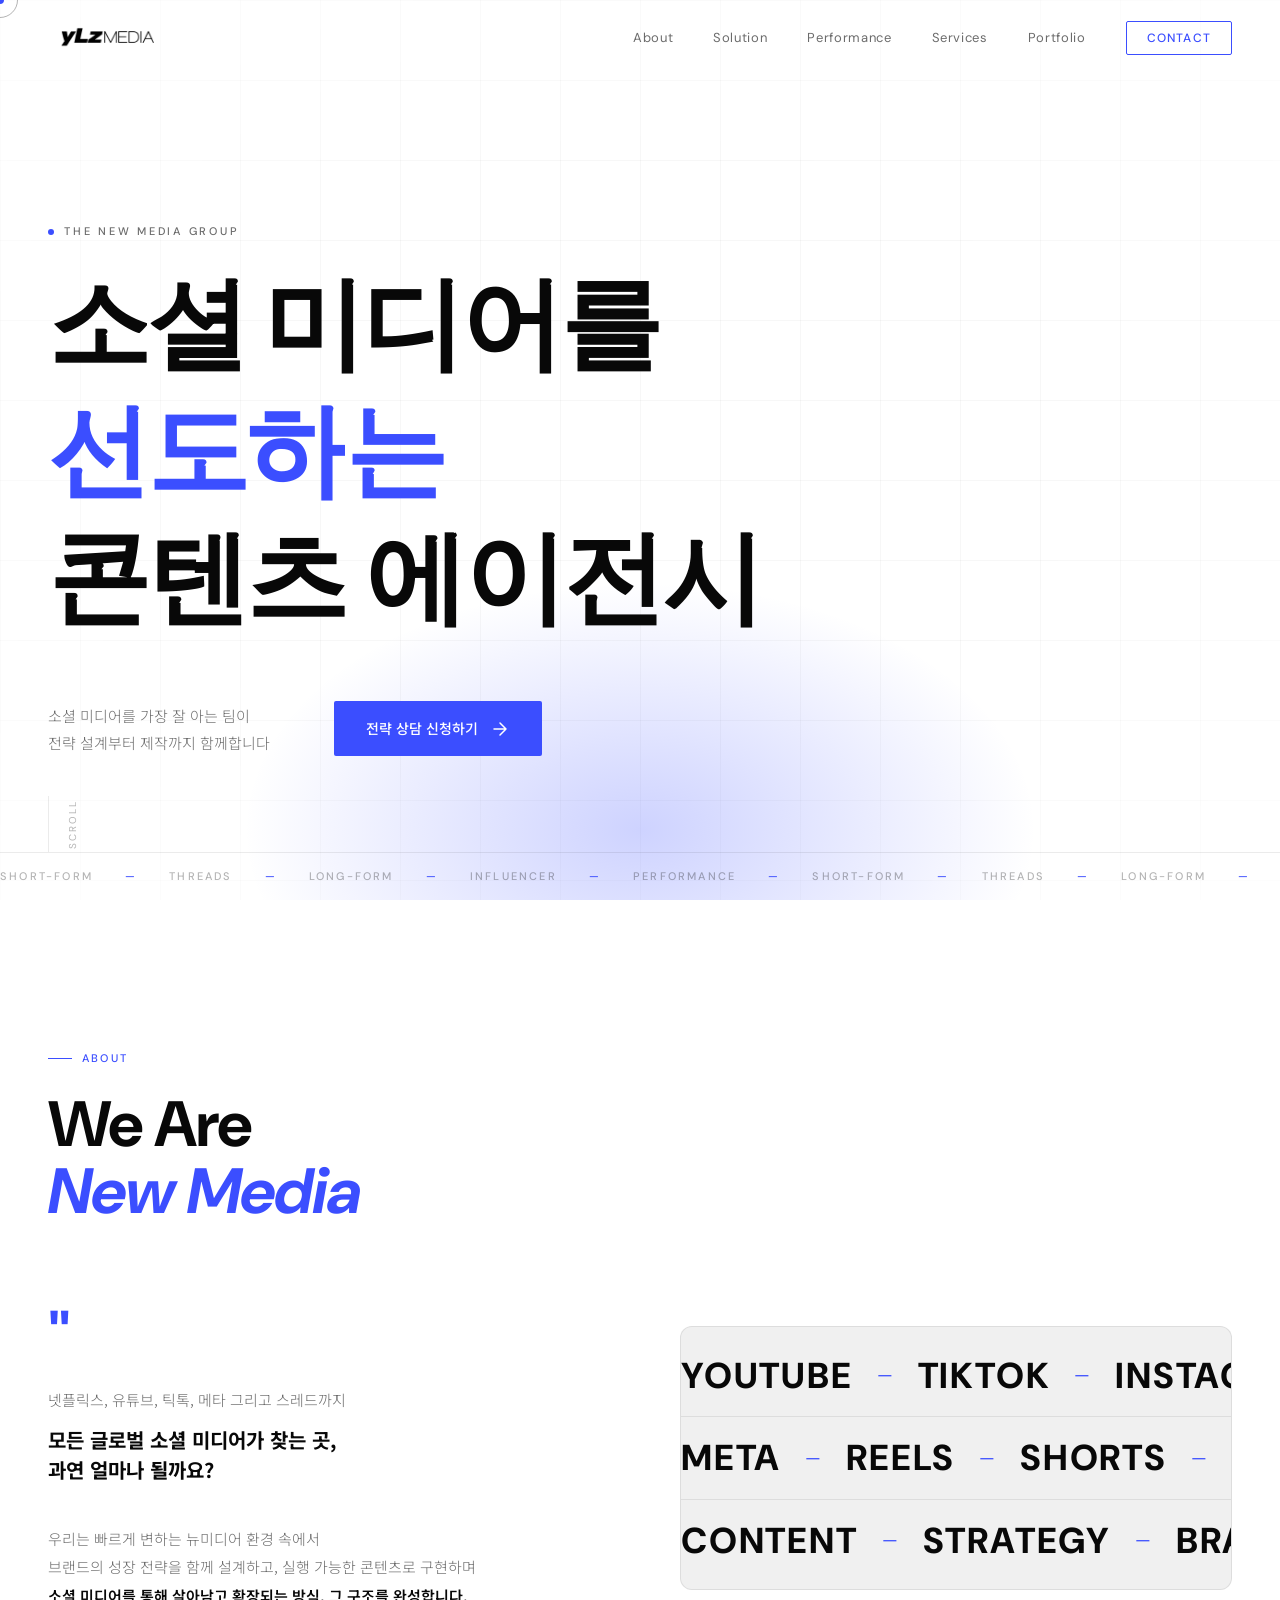
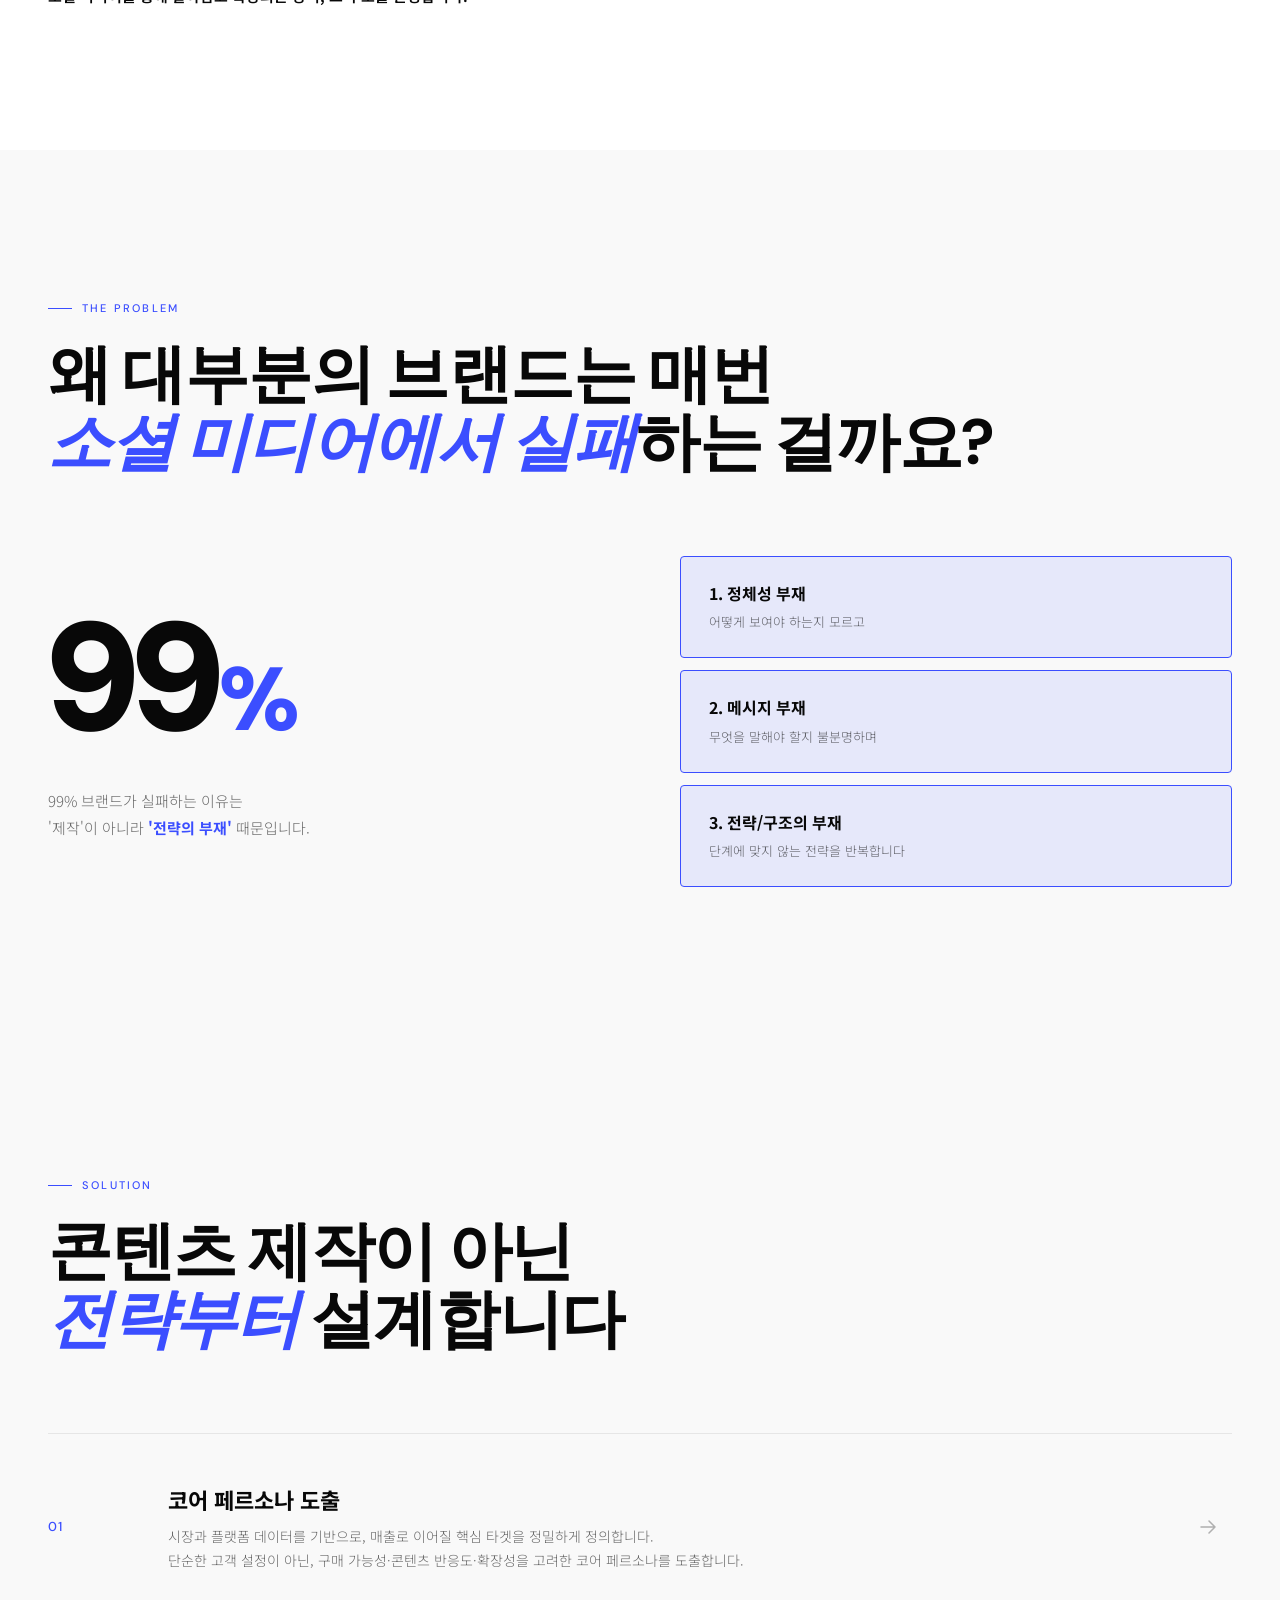
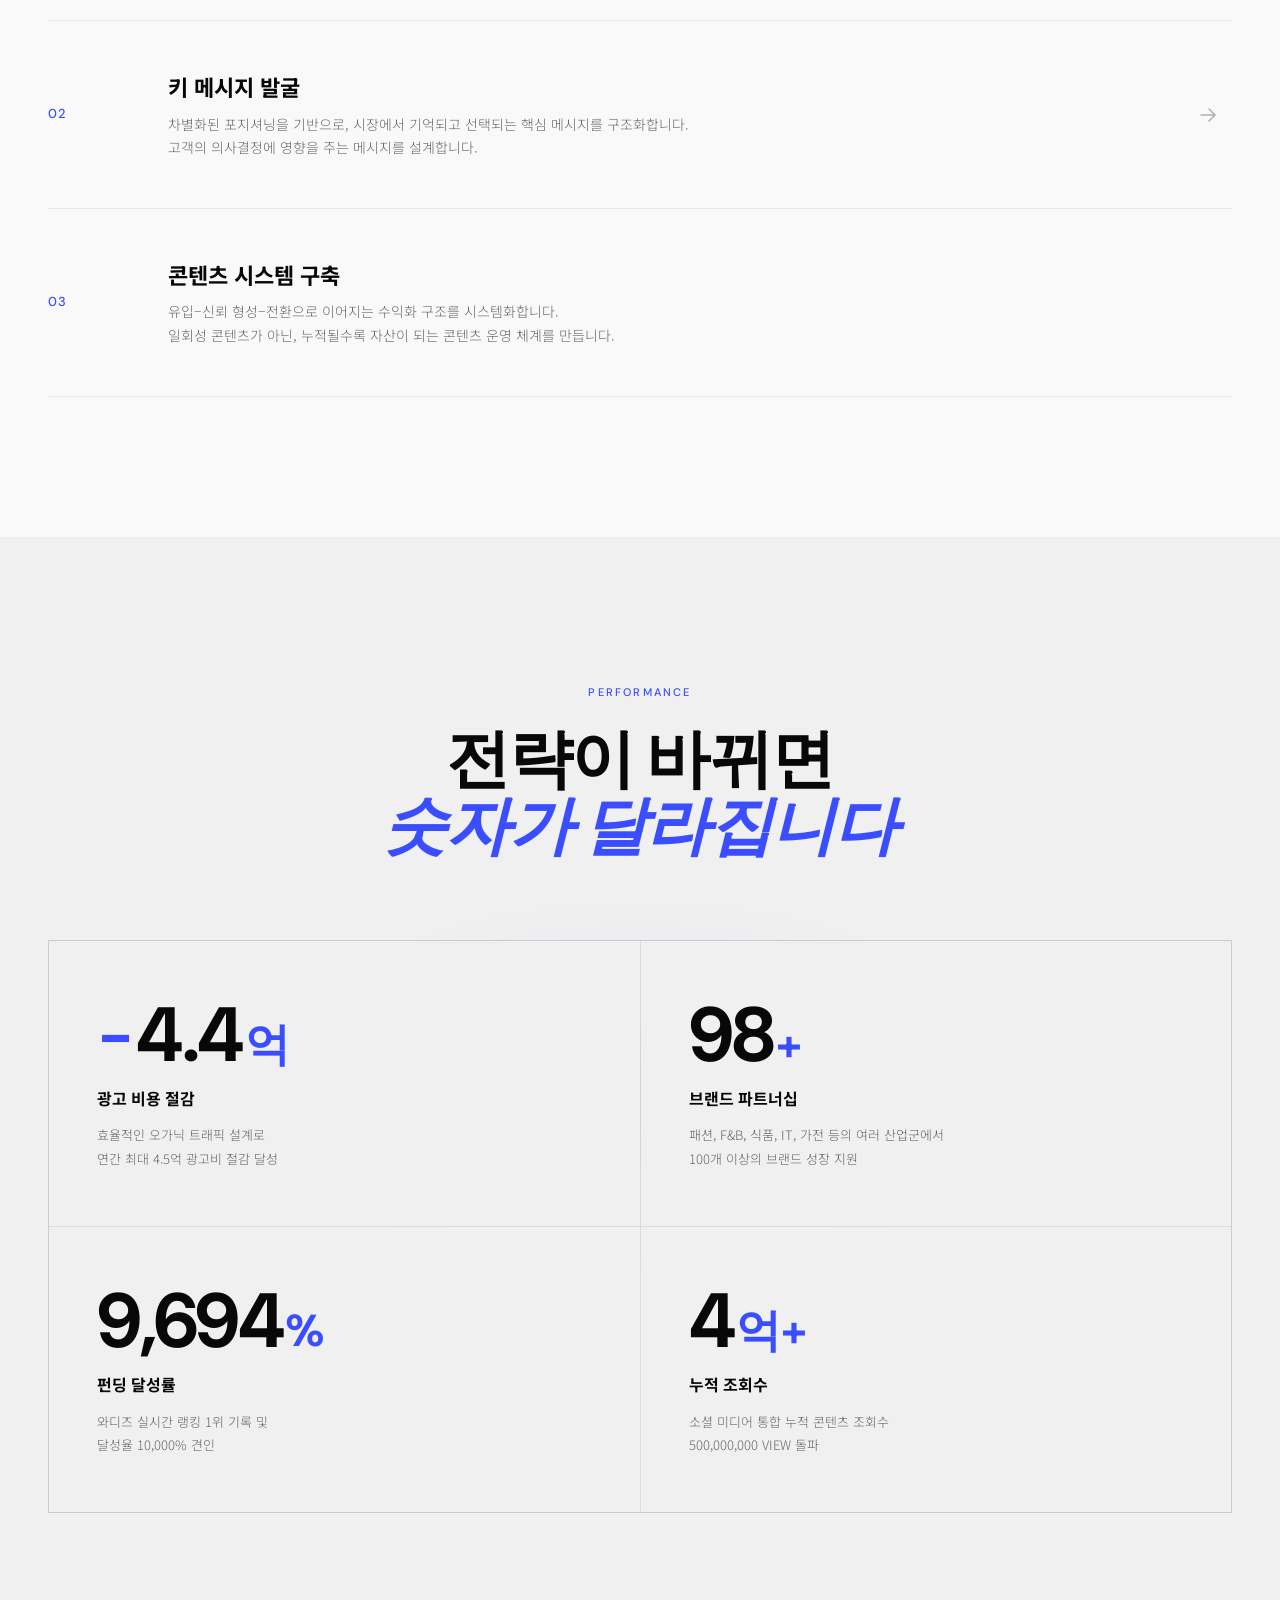
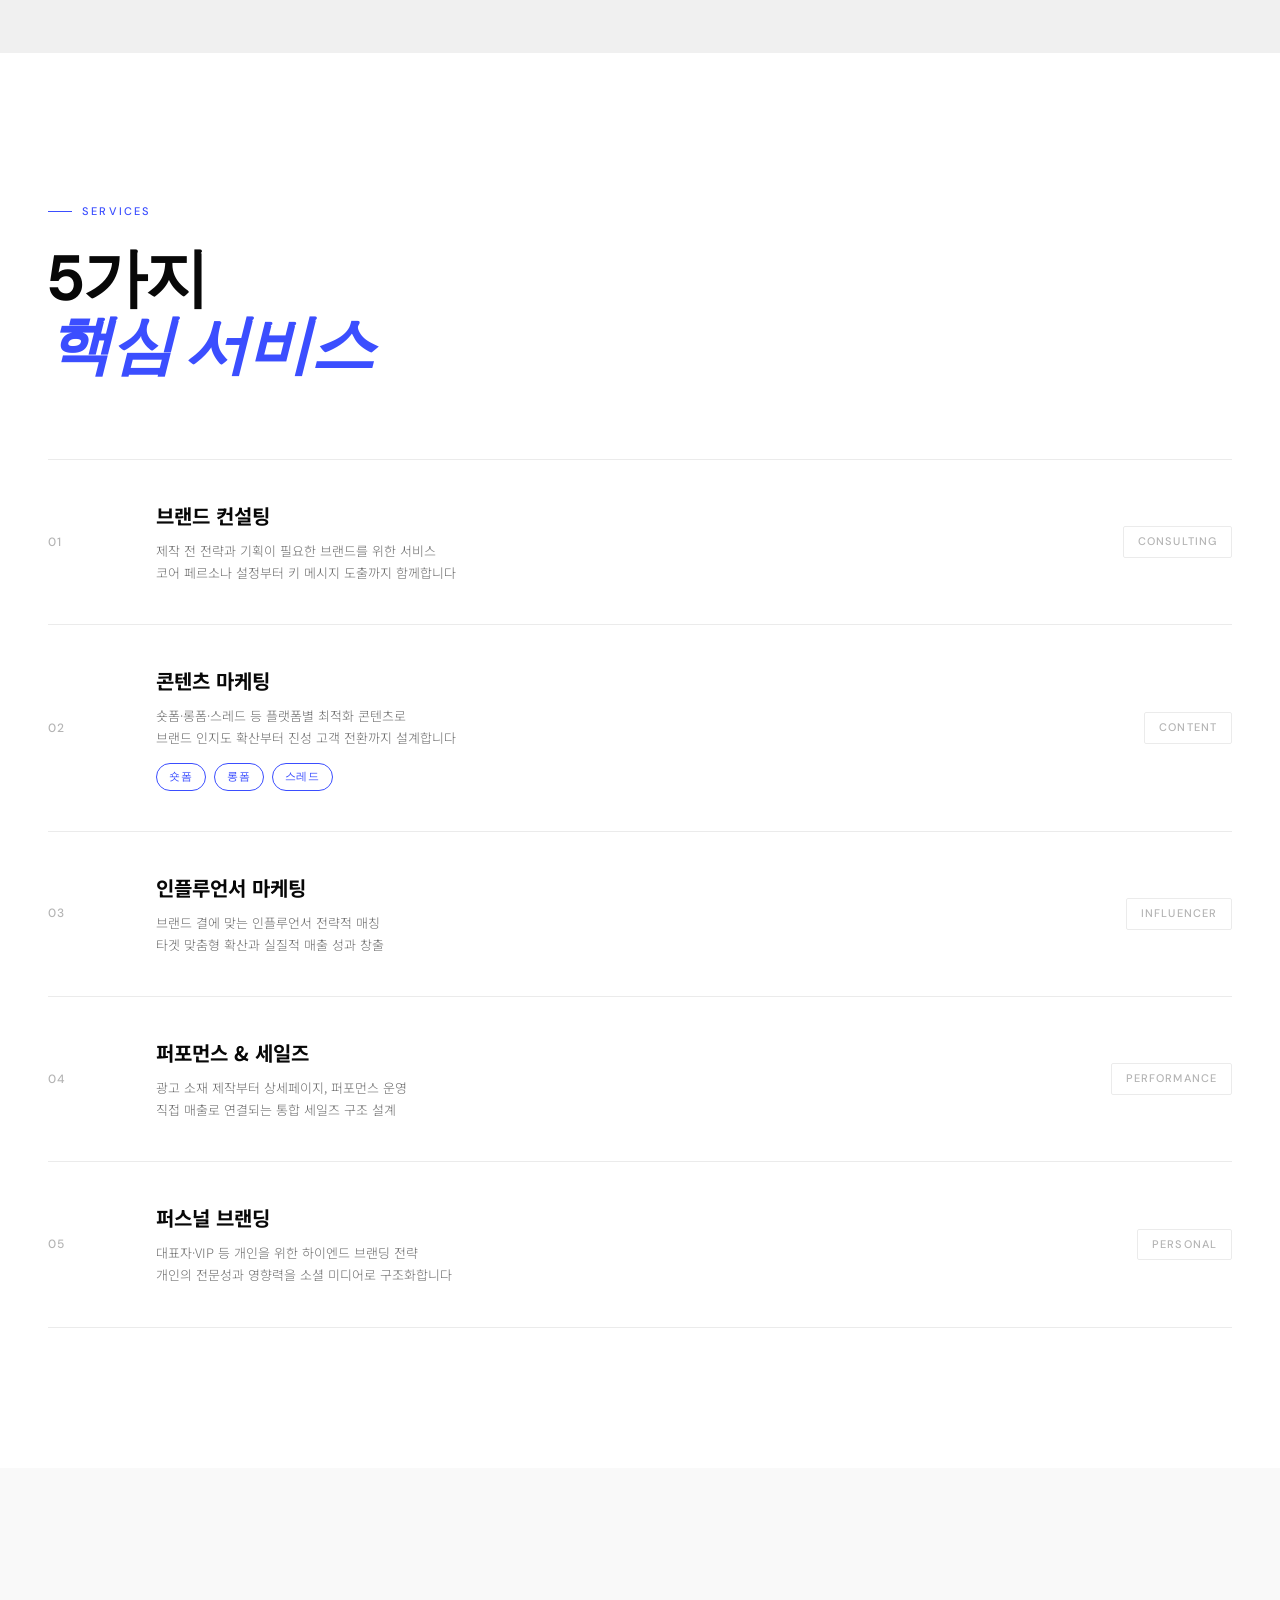
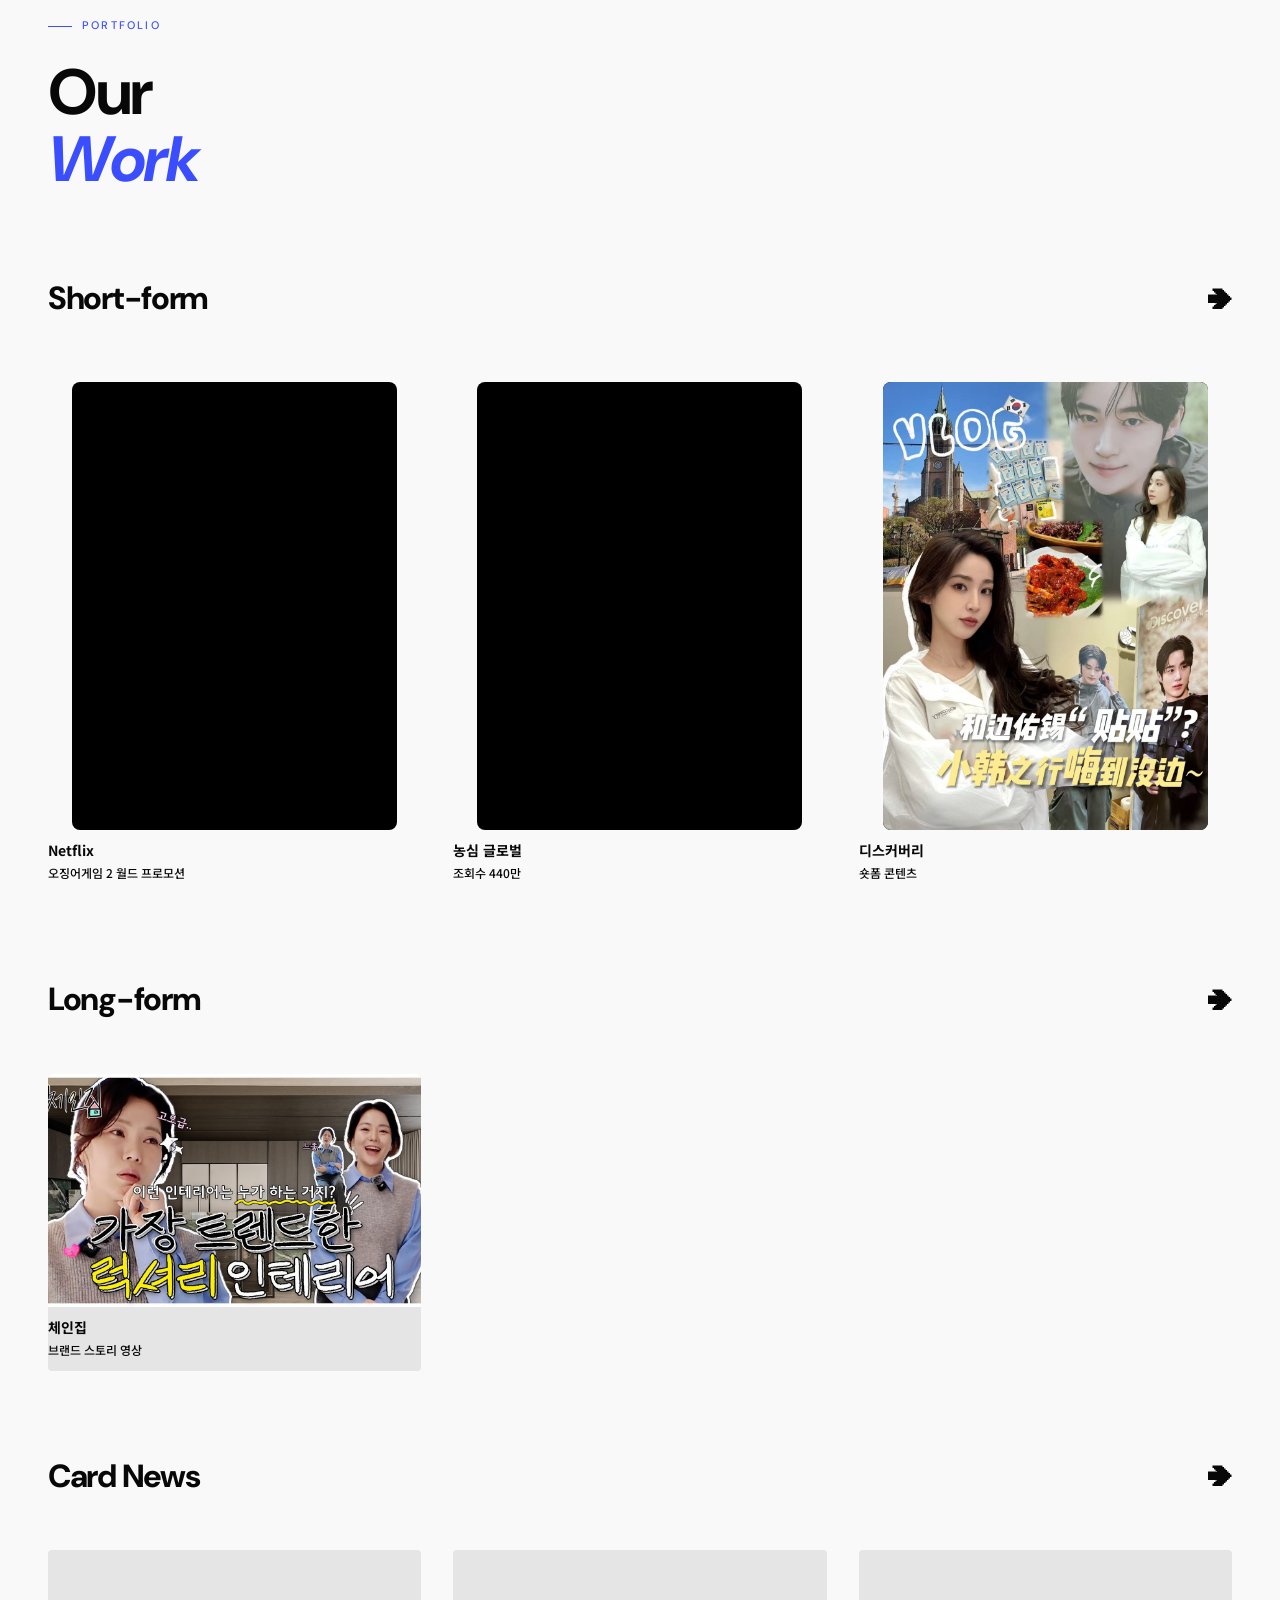
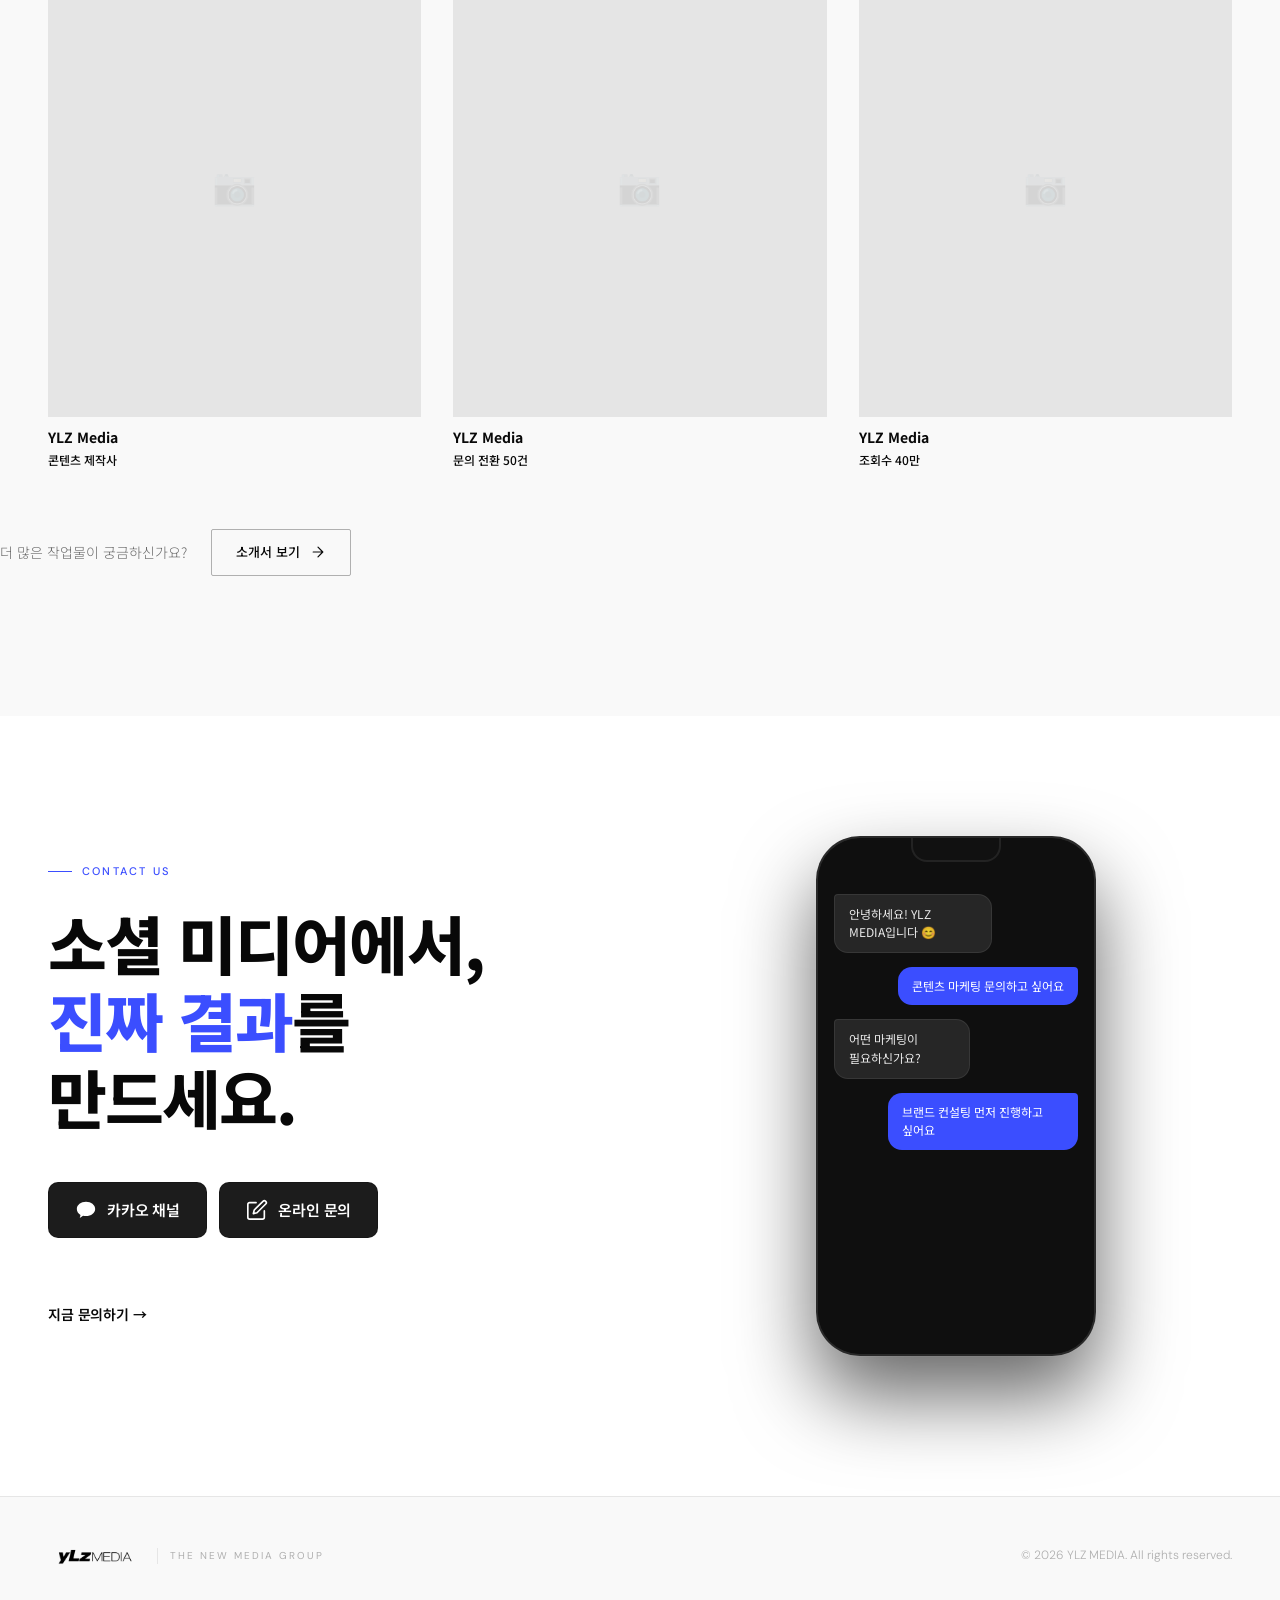
<file: index.html>
<!DOCTYPE html>
<html lang="ko">

<head>
    <meta charset="UTF-8">
    <meta name="viewport" content="width=device-width, initial-scale=1.0">
    <meta name="description" content="YLZ MEDIA - 전략 선행형 뉴미디어 그로스 파트너. 브랜드의 성장 전략을 설계하고 실행하는 뉴미디어 에이전시.">
    <title>YLZ MEDIA — The New Media Group</title>
    <link rel="preconnect" href="https://fonts.googleapis.com">
    <link rel="preconnect" href="https://fonts.gstatic.com" crossorigin>
    <link
        href="https://fonts.googleapis.com/css2?family=Noto+Sans+KR:wght@300;400;500;700;900&family=DM+Sans:ital,opsz,wght@0,9..40,300;0,9..40,400;0,9..40,500;0,9..40,700;1,9..40,300&display=swap"
        rel="stylesheet">
    <link rel="stylesheet" href="css/style.css?v=20260226">
</head>

<body>

    <!-- Custom Cursor -->
    <div class="cursor" id="cursor"></div>
    <div class="cursor-follower" id="cursorFollower"></div>

    <!-- Navigation -->
    <nav class="nav" id="nav">
        <div class="nav-inner">
            <a href="#hero" class="nav-logo">
                <img src="images/logo.png" alt="YLZ MEDIA" class="logo-img">
            </a>
            <button class="nav-toggle" id="navToggle" aria-label="메뉴 토글">
                <span class="toggle-line"></span>
                <span class="toggle-line"></span>
            </button>
            <ul class="nav-menu" id="navMenu">
                <li><a href="#about" class="nav-link" data-text="About">About</a></li>
                <li><a href="#solution" class="nav-link" data-text="Solution">Solution</a></li>
                <li><a href="#performance" class="nav-link" data-text="Performance">Performance</a></li>
                <li><a href="#services" class="nav-link" data-text="Services">Services</a></li>
                <li><a href="#portfolio" class="nav-link" data-text="Portfolio">Portfolio</a></li>
                <li><a href="#contact" class="nav-cta">Contact</a></li>
            </ul>
        </div>
    </nav>

    <!-- Hero Section -->
    <section id="hero" class="hero">
        <div class="hero-bg">
            <div class="hero-grid"></div>
            <div class="hero-glow"></div>
        </div>
        <div class="hero-inner">
            <div class="hero-label reveal-up">
                <span class="label-dot"></span>
                THE NEW MEDIA GROUP
            </div>
            <h1 class="hero-title">
                <span class="hero-line reveal-up" data-delay="0.1">
                    <span class="word">소셜 미디어를</span>
                </span>
                <span class="hero-line reveal-up" data-delay="0.2">
                    <span class="word accent">선도하는</span>
                </span>
                <span class="hero-line reveal-up" data-delay="0.3">
                    <span class="word">콘텐츠</span><span class="word">에이전시</span>
                </span>
            </h1>
            <div class="hero-bottom reveal-up" data-delay="0.5">
                <p class="hero-sub">소셜 미디어를 가장 잘 아는 팀이<br>전략 설계부터 제작까지 함께합니다</p>
                <a href="#contact" class="btn-primary">
                    <span>전략 상담 신청하기</span>
                    <svg width="20" height="20" viewBox="0 0 20 20" fill="none">
                        <path d="M4 10H16M16 10L10 4M16 10L10 16" stroke="currentColor" stroke-width="1.5"
                            stroke-linecap="round" />
                    </svg>
                </a>
            </div>
        </div>
        <div class="hero-scroll">
            <div class="scroll-line">
                <span class="scroll-dot"></span>
            </div>
            <span class="scroll-label">Scroll</span>
        </div>
        <div class="hero-marquee">
            <div class="marquee-track">
                <span>SHORT-FORM</span><span class="sep">—</span>
                <span>THREADS</span><span class="sep">—</span>
                <span>LONG-FORM</span><span class="sep">—</span>
                <span>INFLUENCER</span><span class="sep">—</span>
                <span>PERFORMANCE</span><span class="sep">—</span>
                <span>SHORT-FORM</span><span class="sep">—</span>
                <span>THREADS</span><span class="sep">—</span>
                <span>LONG-FORM</span><span class="sep">—</span>
                <span>INFLUENCER</span><span class="sep">—</span>
                <span>PERFORMANCE</span><span class="sep">—</span>
            </div>
        </div>
    </section>

    <!-- About Section -->
    <section id="about" class="about section">
        <div class="container">
            <div class="section-header">
                <span class="section-label reveal-up">About</span>
                <h2 class="section-title reveal-up" data-delay="0.1">
                    We Are<br><em>New Media</em>
                </h2>
            </div>
            <div class="about-body">
                <div class="about-text reveal-up" data-delay="0.2">
                    <div class="about-quote">
                        <span class="quote-icon">"</span>
                        <p class="about-lead">넷플릭스, 유튜브, 틱톡, 메타 그리고 스레드까지</p>
                        <p class="about-question">모든 글로벌 소셜 미디어가 찾는 곳,<br>과연 얼마나 될까요?</p>
                    </div>
                    <p class="about-desc">우리는 빠르게 변하는 뉴미디어 환경 속에서<br>브랜드의 성장 전략을 함께 설계하고, 실행 가능한 콘텐츠로 구현하며<br><strong>소셜
                            미디어를 통해 살아남고 확장되는 방식, 그 구조를 완성합니다.</strong></p>
                </div>
                <div class="about-platforms reveal-up" data-delay="0.3">
                    <div class="platform-marquee-wrap">
                        <div class="platform-marquee-row">
                            <div class="platform-marquee-track forward">
                                <span>YOUTUBE</span><span class="psep">—</span>
                                <span>TIKTOK</span><span class="psep">—</span>
                                <span>INSTAGRAM</span><span class="psep">—</span>
                                <span>THREADS</span><span class="psep">—</span>
                                <span>NETFLIX</span><span class="psep">—</span>
                                <span>YOUTUBE</span><span class="psep">—</span>
                                <span>TIKTOK</span><span class="psep">—</span>
                                <span>INSTAGRAM</span><span class="psep">—</span>
                                <span>THREADS</span><span class="psep">—</span>
                                <span>NETFLIX</span><span class="psep">—</span>
                            </div>
                        </div>
                        <div class="platform-marquee-row">
                            <div class="platform-marquee-track reverse">
                                <span>META</span><span class="psep">—</span>
                                <span>REELS</span><span class="psep">—</span>
                                <span>SHORTS</span><span class="psep">—</span>
                                <span>FACEBOOK</span><span class="psep">—</span>
                                <span>NAVER</span><span class="psep">—</span>
                                <span>META</span><span class="psep">—</span>
                                <span>REELS</span><span class="psep">—</span>
                                <span>SHORTS</span><span class="psep">—</span>
                                <span>FACEBOOK</span><span class="psep">—</span>
                                <span>NAVER</span><span class="psep">—</span>
                            </div>
                        </div>
                        <div class="platform-marquee-row">
                            <div class="platform-marquee-track forward slow">
                                <span>CONTENT</span><span class="psep">—</span>
                                <span>STRATEGY</span><span class="psep">—</span>
                                <span>BRANDING</span><span class="psep">—</span>
                                <span>GROWTH</span><span class="psep">—</span>
                                <span>VIRAL</span><span class="psep">—</span>
                                <span>CONTENT</span><span class="psep">—</span>
                                <span>STRATEGY</span><span class="psep">—</span>
                                <span>BRANDING</span><span class="psep">—</span>
                                <span>GROWTH</span><span class="psep">—</span>
                                <span>VIRAL</span><span class="psep">—</span>
                            </div>
                        </div>
                    </div>
                </div>
            </div>
        </div>
    </section>

    <!-- Problem Section -->
    <section id="problem" class="problem section">
        <div class="container">
            <div class="section-header">
                <span class="section-label reveal-up">The Problem</span>
                <h2 class="section-title reveal-up" data-delay="0.1">
                    왜 대부분의 브랜드는 매번<br><em>소셜 미디어에서 실패</em>하는 걸까요?
                </h2>
            </div>
            <div class="problem-body">
                <div class="problem-left reveal-up" data-delay="0.1">
                    <div class="problem-stat">
                        <span class="stat-number">99<span class="stat-pct">%</span></span>
                    </div>
                    <p class="problem-stat-desc">99% 브랜드가 실패하는 이유는<br>'제작'이 아니라 <span class="accent-text">'전략의
                            부재'</span> 때문입니다.</p>
                </div>
                <div class="problem-right reveal-up" data-delay="0.2">
                    <ul class="problem-cards">
                        <li class="problem-card">
                            <div class="problem-card-inner">
                                <strong>1. 정체성 부재</strong>
                                <span>어떻게 보여야 하는지 모르고</span>
                            </div>
                        </li>
                        <li class="problem-card">
                            <div class="problem-card-inner">
                                <strong>2. 메시지 부재</strong>
                                <span>무엇을 말해야 할지 불분명하며</span>
                            </div>
                        </li>
                        <li class="problem-card">
                            <div class="problem-card-inner">
                                <strong>3. 전략/구조의 부재</strong>
                                <span>단계에 맞지 않는 전략을 반복합니다</span>
                            </div>
                        </li>
                    </ul>
                </div>
            </div>
        </div>
    </section>

    <!-- Solution Section -->
    <section id="solution" class="solution section">
        <div class="container">
            <div class="section-header">
                <span class="section-label reveal-up">Solution</span>
                <h2 class="section-title reveal-up" data-delay="0.1">
                    콘텐츠 제작이 아닌<br><em>전략부터</em> 설계합니다
                </h2>
            </div>
            <div class="solution-steps">
                <div class="solution-step reveal-up" data-delay="0.1">
                    <div class="step-number">01</div>
                    <div class="step-content">
                        <h3>코어 페르소나 도출</h3>
                        <p>시장과 플랫폼 데이터를 기반으로, 매출로 이어질 핵심 타겟을 정밀하게 정의합니다.<br>단순한 고객 설정이 아닌, 구매 가능성·콘텐츠 반응도·확장성을 고려한 코어
                            페르소나를 도출합니다.</p>
                    </div>
                    <div class="step-arrow">
                        <svg width="24" height="24" viewBox="0 0 24 24" fill="none">
                            <path d="M5 12H19M19 12L13 6M19 12L13 18" stroke="currentColor" stroke-width="1.5"
                                stroke-linecap="round" />
                        </svg>
                    </div>
                </div>
                <div class="solution-step reveal-up" data-delay="0.2">
                    <div class="step-number">02</div>
                    <div class="step-content">
                        <h3>키 메시지 발굴</h3>
                        <p>차별화된 포지셔닝을 기반으로, 시장에서 기억되고 선택되는 핵심 메시지를 구조화합니다.<br>고객의 의사결정에 영향을 주는 메시지를 설계합니다.</p>
                    </div>
                    <div class="step-arrow">
                        <svg width="24" height="24" viewBox="0 0 24 24" fill="none">
                            <path d="M5 12H19M19 12L13 6M19 12L13 18" stroke="currentColor" stroke-width="1.5"
                                stroke-linecap="round" />
                        </svg>
                    </div>
                </div>
                <div class="solution-step reveal-up" data-delay="0.3">
                    <div class="step-number">03</div>
                    <div class="step-content">
                        <h3>콘텐츠 시스템 구축</h3>
                        <p>유입–신뢰 형성–전환으로 이어지는 수익화 구조를 시스템화합니다.<br>일회성 콘텐츠가 아닌, 누적될수록 자산이 되는 콘텐츠 운영 체계를 만듭니다.</p>
                    </div>
                    <div class="step-arrow last"></div>
                </div>
            </div>
        </div>
    </section>



    <!-- Performance Section -->
    <section id="performance" class="performance section">
        <div class="container">
            <div class="section-header center">
                <span class="section-label reveal-up">Performance</span>
                <h2 class="section-title reveal-up" data-delay="0.1">전략이 바뀌면<br><em>숫자가 달라집니다</em></h2>
            </div>
            <div class="performance-grid">
                <div class="perf-item reveal-up" data-delay="0.1">
                    <div class="perf-number">
                        <span class="perf-prefix">-</span><span class="count" data-target="4.5"
                            data-decimal="true">0</span><span class="perf-unit">억</span>
                    </div>
                    <p class="perf-label">광고 비용 절감</p>
                    <p class="perf-desc">효율적인 오가닉 트래픽 설계로<br>연간 최대 4.5억 광고비 절감 달성</p>
                </div>
                <div class="perf-item reveal-up" data-delay="0.2">
                    <div class="perf-number">
                        <span class="count" data-target="100">0</span><span class="perf-unit">+</span>
                    </div>
                    <p class="perf-label">브랜드 파트너십</p>
                    <p class="perf-desc">패션, F&B, 식품, IT, 가전 등의 여러 산업군에서<br>100개 이상의 브랜드 성장 지원</p>
                </div>
                <div class="perf-item reveal-up" data-delay="0.3">
                    <div class="perf-number">
                        <span class="count" data-target="10000">0</span><span class="perf-unit">%</span>
                    </div>
                    <p class="perf-label">펀딩 달성률</p>
                    <p class="perf-desc">와디즈 실시간 랭킹 1위 기록 및<br>달성율 10,000% 견인</p>
                </div>
                <div class="perf-item reveal-up" data-delay="0.4">
                    <div class="perf-number">
                        <span class="count" data-target="5">0</span><span class="perf-unit">억+</span>
                    </div>
                    <p class="perf-label">누적 조회수</p>
                    <p class="perf-desc">소셜 미디어 통합 누적 콘텐츠 조회수<br>500,000,000 VIEW 돌파</p>
                </div>
            </div>
        </div>
    </section>

    <!-- Services Section -->
    <section id="services" class="services section">
        <div class="container">
            <div class="section-header">
                <span class="section-label reveal-up">Services</span>
                <h2 class="section-title reveal-up" data-delay="0.1">5가지<br><em>핵심 서비스</em></h2>
            </div>
            <div class="services-list">
                <div class="service-item reveal-up" data-delay="0.05">
                    <div class="service-num">01</div>
                    <div class="service-info">
                        <h3>브랜드 컨설팅</h3>
                        <p>제작 전 전략과 기획이 필요한 브랜드를 위한 서비스<br>코어 페르소나 설정부터 키 메시지 도출까지 함께합니다</p>
                    </div>
                    <div class="service-tag">Consulting</div>
                </div>
                <div class="service-item reveal-up" data-delay="0.1">
                    <div class="service-num">02</div>
                    <div class="service-info">
                        <h3>콘텐츠 마케팅</h3>
                        <p>숏폼·롱폼·스레드 등 플랫폼별 최적화 콘텐츠로<br>브랜드 인지도 확산부터 진성 고객 전환까지 설계합니다</p>
                        <div class="service-subtags">
                            <span>숏폼</span>
                            <span>롱폼</span>
                            <span>스레드</span>
                        </div>
                    </div>
                    <div class="service-tag">Content</div>
                </div>
                <div class="service-item reveal-up" data-delay="0.15">
                    <div class="service-num">03</div>
                    <div class="service-info">
                        <h3>인플루언서 마케팅</h3>
                        <p>브랜드 결에 맞는 인플루언서 전략적 매칭<br>타겟 맞춤형 확산과 실질적 매출 성과 창출</p>
                    </div>
                    <div class="service-tag">Influencer</div>
                </div>
                <div class="service-item reveal-up" data-delay="0.2">
                    <div class="service-num">04</div>
                    <div class="service-info">
                        <h3>퍼포먼스 &amp; 세일즈</h3>
                        <p>광고 소재 제작부터 상세페이지, 퍼포먼스 운영<br>직접 매출로 연결되는 통합 세일즈 구조 설계</p>
                    </div>
                    <div class="service-tag">Performance</div>
                </div>
                <div class="service-item reveal-up" data-delay="0.25">
                    <div class="service-num">05</div>
                    <div class="service-info">
                        <h3>퍼스널 브랜딩</h3>
                        <p>대표자·VIP 등 개인을 위한 하이엔드 브랜딩 전략<br>개인의 전문성과 영향력을 소셜 미디어로 구조화합니다</p>
                    </div>
                    <div class="service-tag">Personal</div>
                </div>
            </div>
        </div>
    </section>

    <!-- Portfolio Section -->
    <section id="portfolio" class="portfolio section">
        <div class="container">
            <div class="section-header">
                <span class="section-label reveal-up">Portfolio</span>
                <h2 class="section-title reveal-up" data-delay="0.1">Our<br><em>Work</em></h2>
            </div>

            <div class="portfolio-rows" id="portfolioRows">

                <!-- 1. Short-Form Row -->
                <div class="portfolio-category">
                    <div class="category-header">
                        <h3 class="category-title">Short-form</h3>
                        <span class="category-arrow">➔</span>
                    </div>
                    <div class="portfolio-grid category-grid">
                        <div class="portfolio-item reveal-up" data-delay="0.05">
                            <div class="portfolio-link"
                                style="display: block; cursor: default; overflow: hidden; border-radius: 8px; background: transparent; padding-top: 10px;">
                                <div
                                    style="position: relative; padding-bottom: 120%; height: 0; max-width: 325px; margin: 0 auto; overflow: hidden; border-radius: 8px; background: #000;">
                                    <iframe
                                        src="https://www.tiktok.com/player/v1/7452651142879694088?&autoplay=0&loop=1"
                                        style="position: absolute; top: -22%; left: -2%; width: 104%; height: 144%; border: none;"
                                        allowfullscreen scrolling="no" allow="encrypted-media;"></iframe>
                                    <div class="portfolio-hover" style="pointer-events: none;">
                                        <div class="hover-stat">
                                            <span class="stat-label">조회수</span>
                                            <span class="stat-value">140만</span>
                                        </div>
                                        <div class="hover-divider"></div>
                                        <div class="hover-platform">TikTok</div>
                                        <div class="hover-cta" style="pointer-events: auto;">영상 보러가기 →</div>
                                    </div>
                                </div>
                                <div class="portfolio-info"
                                    style="padding: 12px 0; background: transparent; border: none;">
                                    <h3 class="portfolio-client" style="color: var(--white); font-size: 14px;">Netflix
                                    </h3>
                                    <p class="portfolio-project"
                                        style="color: var(--white); font-size: 12px; font-weight: 500;">오징어게임 2 월드 프로모션
                                    </p>
                                </div>
                            </div>
                        </div>

                        <!-- Nongshim Global -->
                        <div class="portfolio-item reveal-up" data-delay="0.1">
                            <div class="portfolio-link"
                                style="display: block; cursor: default; overflow: hidden; border-radius: 8px; background: transparent; padding-top: 10px;">
                                <div
                                    style="position: relative; padding-bottom: 120%; height: 0; max-width: 325px; margin: 0 auto; overflow: hidden; border-radius: 8px; background: #000;">
                                    <iframe
                                        src="https://www.tiktok.com/player/v1/7568161126953815327?&autoplay=0&loop=1"
                                        style="position: absolute; top: -22%; left: -2%; width: 104%; height: 144%; border: none;"
                                        allowfullscreen scrolling="no" allow="encrypted-media;"></iframe>
                                    <div class="portfolio-hover" style="pointer-events: none;">
                                        <div class="hover-stat">
                                            <span class="stat-label">조회수</span>
                                            <span class="stat-value">440만</span>
                                        </div>
                                        <div class="hover-divider"></div>
                                        <div class="hover-platform">TikTok</div>
                                        <div class="hover-cta" style="pointer-events: auto;">영상 보러가기 →</div>
                                    </div>
                                </div>
                                <div class="portfolio-info"
                                    style="padding: 12px 0; background: transparent; border: none;">
                                    <h3 class="portfolio-client" style="color: var(--white); font-size: 14px;">농심 글로벌
                                    </h3>
                                    <p class="portfolio-project"
                                        style="color: var(--white); font-size: 12px; font-weight: 500;">조회수 440만</p>
                                </div>
                            </div>
                        </div>

                        <!-- Discovery Xiaohongshu -->
                        <div class="portfolio-item reveal-up" data-delay="0.15">
                            <a href="http://xhslink.com/o/A2ewiOPYNMy" target="_blank" class="portfolio-link"
                                style="background: transparent; display: block; padding-top: 10px;">
                                <div
                                    style="position: relative; padding-bottom: 120%; height: 0; max-width: 325px; margin: 0 auto; overflow: hidden; border-radius: 8px; background: #000;">
                                    <img src="images/portfolio-discovery.jpg" alt="디스커버리 숏폼"
                                        style="position: absolute; top: 0; left: 0; width: 100%; height: 100%; object-fit: cover;">
                                    <div class="portfolio-hover">
                                        <div class="hover-stat">
                                            <span class="stat-label">Xiaohongshu</span>
                                            <span class="stat-value">확인하기</span>
                                        </div>
                                        <div class="hover-divider"></div>
                                        <div class="hover-platform">Xiaohongshu</div>
                                        <div class="hover-cta" style="pointer-events: auto;">영상 보러가기 →</div>
                                    </div>
                                </div>
                                <div class="portfolio-info"
                                    style="padding: 12px 0; background: transparent; border: none;">
                                    <h3 class="portfolio-client" style="color: var(--white); font-size: 14px;">디스커버리
                                    </h3>
                                    <p class="portfolio-project"
                                        style="color: var(--white); font-size: 12px; font-weight: 500;">숏폼 콘텐츠</p>
                                </div>
                            </a>
                        </div>
                    </div>
                </div>

                <!-- 2. Long-Form Row -->
                <div class="portfolio-category">
                    <div class="category-header">
                        <h3 class="category-title">Long-form</h3>
                        <span class="category-arrow">➔</span>
                    </div>
                    <div class="portfolio-grid category-grid">
                        <div class="portfolio-item reveal-up" data-delay="0.1">
                            <a href="https://www.youtube.com/watch?v=sKFIdziQdLY&t=1s" target="_blank"
                                class="portfolio-link">
                                <div class="portfolio-thumb">
                                    <img src="images/portfolio-chainjip.jpg" alt="체인집" loading="lazy">
                                    <div class="portfolio-hover">
                                        <div class="hover-stat">
                                            <span class="stat-label">문의 전환</span>
                                            <span class="stat-value">30건</span>
                                        </div>
                                        <div class="hover-divider"></div>
                                        <div class="hover-platform">YouTube</div>
                                        <div class="hover-cta">영상 보러가기 →</div>
                                    </div>
                                </div>
                                <div class="portfolio-info"
                                    style="padding: 12px 0; background: transparent; border: none;">
                                    <h3 class="portfolio-client" style="color: var(--white); font-size: 14px;">체인집</h3>
                                    <p class="portfolio-project"
                                        style="color: var(--white); font-size: 12px; font-weight: 500;">브랜드 스토리 영상</p>
                                </div>
                            </a>
                        </div>
                    </div>
                </div>

                <!-- 3. Card News Row -->
                <div class="portfolio-category">
                    <div class="category-header">
                        <h3 class="category-title">Card News</h3>
                        <span class="category-arrow">➔</span>
                    </div>
                    <div class="portfolio-grid category-grid">
                        <div class="portfolio-item reveal-up" data-delay="0.15">
                            <a href="https://www.instagram.com/p/DTxCWimAcom/?img_index=1" target="_blank"
                                class="portfolio-link" style="background: transparent;">
                                <div class="portfolio-thumb" style="aspect-ratio: 4/5;">
                                    <div class="portfolio-placeholder">
                                        <span class="placeholder-icon">📷</span>
                                    </div>
                                    <div class="portfolio-hover">
                                        <div class="hover-stat">
                                            <span class="stat-label">문의</span>
                                            <span class="stat-value">20건</span>
                                        </div>
                                        <div class="hover-divider"></div>
                                        <div class="hover-platform">Instagram</div>
                                        <div class="hover-cta">글 보러가기 →</div>
                                    </div>
                                </div>
                                <div class="portfolio-info"
                                    style="padding: 12px 0; background: transparent; border: none;">
                                    <h3 class="portfolio-client" style="color: var(--white); font-size: 14px;">YLZ Media
                                    </h3>
                                    <p class="portfolio-project"
                                        style="color: var(--white); font-size: 12px; font-weight: 500;">콘텐츠 제작사</p>
                                </div>
                            </a>
                        </div>

                        <!-- YLZ MEDIA Inquiries -->
                        <div class="portfolio-item reveal-up" data-delay="0.2">
                            <a href="https://www.instagram.com/insights/media/3805463618804357116/" target="_blank"
                                class="portfolio-link" style="background: transparent;">
                                <div class="portfolio-thumb" style="aspect-ratio: 4/5;">
                                    <div class="portfolio-placeholder">
                                        <span class="placeholder-icon">📷</span>
                                    </div>
                                    <div class="portfolio-hover">
                                        <div class="hover-stat">
                                            <span class="stat-label">문의 전환</span>
                                            <span class="stat-value">50건</span>
                                        </div>
                                        <div class="hover-divider"></div>
                                        <div class="hover-platform">Instagram</div>
                                        <div class="hover-cta">게시물 보러가기 →</div>
                                    </div>
                                </div>
                                <div class="portfolio-info"
                                    style="padding: 12px 0; background: transparent; border: none;">
                                    <h3 class="portfolio-client" style="color: var(--white); font-size: 14px;">YLZ Media
                                    </h3>
                                    <p class="portfolio-project"
                                        style="color: var(--white); font-size: 12px; font-weight: 500;">문의 전환 50건</p>
                                </div>
                            </a>
                        </div>

                        <!-- YLZ MEDIA Views -->
                        <div class="portfolio-item reveal-up" data-delay="0.25">
                            <a href="https://www.instagram.com/p/DRPDTzzkQTp/" target="_blank" class="portfolio-link"
                                style="background: transparent;">
                                <div class="portfolio-thumb" style="aspect-ratio: 4/5;">
                                    <div class="portfolio-placeholder">
                                        <span class="placeholder-icon">📷</span>
                                    </div>
                                    <div class="portfolio-hover">
                                        <div class="hover-stat">
                                            <span class="stat-label">조회수</span>
                                            <span class="stat-value">40만</span>
                                        </div>
                                        <div class="hover-divider"></div>
                                        <div class="hover-platform">Instagram</div>
                                        <div class="hover-cta">게시물 보러가기 →</div>
                                    </div>
                                </div>
                                <div class="portfolio-info"
                                    style="padding: 12px 0; background: transparent; border: none;">
                                    <h3 class="portfolio-client" style="color: var(--white); font-size: 14px;">YLZ Media
                                    </h3>
                                    <p class="portfolio-project"
                                        style="color: var(--white); font-size: 12px; font-weight: 500;">조회수 40만</p>
                                </div>
                            </a>
                        </div>
                    </div>
                </div>

                <!-- 4. Threads Row -->
                <div class="portfolio-category" style="display: none;">
                    <div class="category-header">
                        <h3 class="category-title">Threads</h3>
                        <span class="category-arrow">➔</span>
                    </div>
                    <div class="portfolio-grid category-grid">
                        <div class="portfolio-item reveal-up" data-delay="0.2">
                            <a href="https://www.threads.com/@sangchcul/post/DE0-XzYzPKR" target="_blank"
                                class="portfolio-link" style="background: transparent;">
                                <div class="portfolio-thumb" style="aspect-ratio: 1/1;">
                                    <div class="portfolio-placeholder">
                                        <span class="placeholder-icon">📝</span>
                                    </div>
                                    <div class="portfolio-hover">
                                        <div class="hover-stat">
                                            <span class="stat-label">DB 수집</span>
                                            <span class="stat-value">2000개</span>
                                        </div>
                                        <div class="hover-divider"></div>
                                        <div class="hover-platform">Threads</div>
                                        <div class="hover-cta">글 보러가기 →</div>
                                    </div>
                                </div>
                                <div class="portfolio-info"
                                    style="padding: 12px 0; background: transparent; border: none;">
                                    <h3 class="portfolio-client" style="color: var(--white); font-size: 14px;">
                                        디자인앤라이프스토리</h3>
                                    <p class="portfolio-project"
                                        style="color: var(--white); font-size: 12px; font-weight: 500;">타겟 고객 DB 수집</p>
                                </div>
                            </a>
                        </div>

                        <!-- YLZ MEDIA Sales -->
                        <div class="portfolio-item reveal-up" data-delay="0.25">
                            <a href="https://www.threads.com/@kimdyimnida/post/DCOF7P2y4BU?xmt=AQF03r9t69gkC37z3Lo_s60Ht7mHV2YOoqTU8Ks5pjnVAg"
                                target="_blank" class="portfolio-link" style="background: transparent;">
                                <div class="portfolio-thumb" style="aspect-ratio: 1/1;">
                                    <div class="portfolio-placeholder">
                                        <span class="placeholder-icon">📝</span>
                                    </div>
                                    <div class="portfolio-hover">
                                        <div class="hover-stat">
                                            <span class="stat-label">매출</span>
                                            <span class="stat-value">2,700만 원</span>
                                        </div>
                                        <div class="hover-divider"></div>
                                        <div class="hover-platform">Threads</div>
                                        <div class="hover-cta">글 보러가기 →</div>
                                    </div>
                                </div>
                                <div class="portfolio-info"
                                    style="padding: 12px 0; background: transparent; border: none;">
                                    <h3 class="portfolio-client" style="color: var(--white); font-size: 14px;">YLZ Media
                                    </h3>
                                    <p class="portfolio-project"
                                        style="color: var(--white); font-size: 12px; font-weight: 500;">매출 2,700만 원</p>
                                </div>
                            </a>
                        </div>
                    </div>
                </div>

            </div>


        </div>

        <!-- 소개서 CTA -->
        <div class="portfolio-cta reveal-up" data-delay="0.3">
            <p>더 많은 작업물이 궁금하신가요?</p>
            <a href="https://www.canva.com/design/DAHB7lFAOOs/UvSZuDiaNZmEmGTT2_kfdQ/view?utm_content=DAHB7lFAOOs&utm_campaign=designshare&utm_medium=link2&utm_source=uniquelinks&utlId=h6de1f59d49"
                target="_blank" class="btn-outline">소개서 보기
                <svg width="16" height="16" viewBox="0 0 20 20" fill="none">
                    <path d="M4 10H16M16 10L10 4M16 10L10 16" stroke="currentColor" stroke-width="1.5"
                        stroke-linecap="round" />
                </svg>
            </a>
        </div>

        </div>
    </section>

    <!-- Contact Section -->
    <section id="contact" class="contact">
        <div class="container">
            <div class="contact-inner">

                <!-- 좌측: 텍스트 + 버튼 -->
                <div class="contact-left">
                    <span class="section-label reveal-up">Contact Us</span>

                    <h2 class="contact-title reveal-up" data-delay="0.1">
                        소셜 미디어에서,<br>
                        <em>진짜 결과</em>를<br>
                        만드세요.
                    </h2>

                    <!-- CTA 버튼 2개 -->
                    <div class="contact-btns reveal-up" data-delay="0.2">
                        <a href="http://pf.kakao.com/_lxkxjXG" target="_blank" class="btn-kakao">
                            <svg width="22" height="22" viewBox="0 0 24 24" fill="currentColor">
                                <path
                                    d="M12 3C6.477 3 2 6.477 2 10.8c0 2.7 1.6 5.1 4 6.6l-.8 3.2 3.6-2.4c1 .2 2 .4 3.2.4 5.523 0 10-3.477 10-7.8S17.523 3 12 3z" />
                            </svg>
                            <span>카카오 채널</span>
                        </a>
                        <a href="https://tally.so/r/wQQgO8" target="_blank" class="btn-online">
                            <svg width="22" height="22" viewBox="0 0 24 24" fill="none" stroke="currentColor"
                                stroke-width="1.8" stroke-linecap="round" stroke-linejoin="round">
                                <path d="M11 4H4a2 2 0 0 0-2 2v14a2 2 0 0 0 2 2h14a2 2 0 0 0 2-2v-7" />
                                <path d="M18.5 2.5a2.121 2.121 0 0 1 3 3L12 15l-4 1 1-4 9.5-9.5z" />
                            </svg>
                            <span>온라인 문의</span>
                        </a>
                    </div>

                    <!-- 하단 안내 문구 -->
                    <p class="contact-notice reveal-up" data-delay="0.3">
                        매월 신규 파트너 3팀만 선정합니다.
                    </p>
                    <a href="https://tally.so/r/wQQgO8" target="_blank" class="contact-cta reveal-up" data-delay="0.35">
                        지금 문의하기 →
                    </a>
                </div>

                <!-- 우측: 폰 목업 (카카오톡 채팅 시뮬레이션) -->
                <div class="contact-right reveal-up" data-delay="0.25">
                    <div class="phone-mockup">
                        <div class="phone-screen">
                            <!-- 노치 -->
                            <div class="phone-notch"></div>

                            <!-- 채팅 메시지들 -->
                            <div class="chat-messages">
                                <div class="chat-row left">
                                    <div class="chat-bubble-wrap">
                                        <div class="chat-bubble">안녕하세요! YLZ MEDIA입니다 😊</div>
                                    </div>
                                </div>
                                <div class="chat-row right">
                                    <div class="chat-bubble">콘텐츠 마케팅 문의하고 싶어요</div>
                                </div>
                                <div class="chat-row left">
                                    <div class="chat-bubble-wrap">
                                        <div class="chat-bubble">어떤 마케팅이 필요하신가요?</div>
                                    </div>
                                </div>
                                <div class="chat-row right">
                                    <div class="chat-bubble">브랜드 컨설팅 먼저 진행하고 싶어요</div>
                                </div>
                            </div>

                        </div>
                    </div>
                </div>

            </div>
        </div>
    </section>

    <!-- Footer -->
    <footer class="footer">
        <div class="container">
            <div class="footer-inner">
                <div class="footer-logo">
                    <img src="images/logo.png" alt="YLZ MEDIA" class="logo-img footer-logo-img">
                    <span class="footer-tagline">THE NEW MEDIA GROUP</span>
                </div>
                <p class="footer-copy">© 2026 YLZ MEDIA. All rights reserved.</p>
            </div>
        </div>
    </footer>

    <!-- Scroll to Top -->
    <button class="scroll-top" id="scrollTop" aria-label="맨 위로">
        <svg width="20" height="20" viewBox="0 0 20 20" fill="none">
            <path d="M10 16V4M10 4L4 10M10 4L16 10" stroke="currentColor" stroke-width="1.5" stroke-linecap="round" />
        </svg>
    </button>

    <script src="js/main.js?v=20260226"></script>
</body>

</html>
</file>
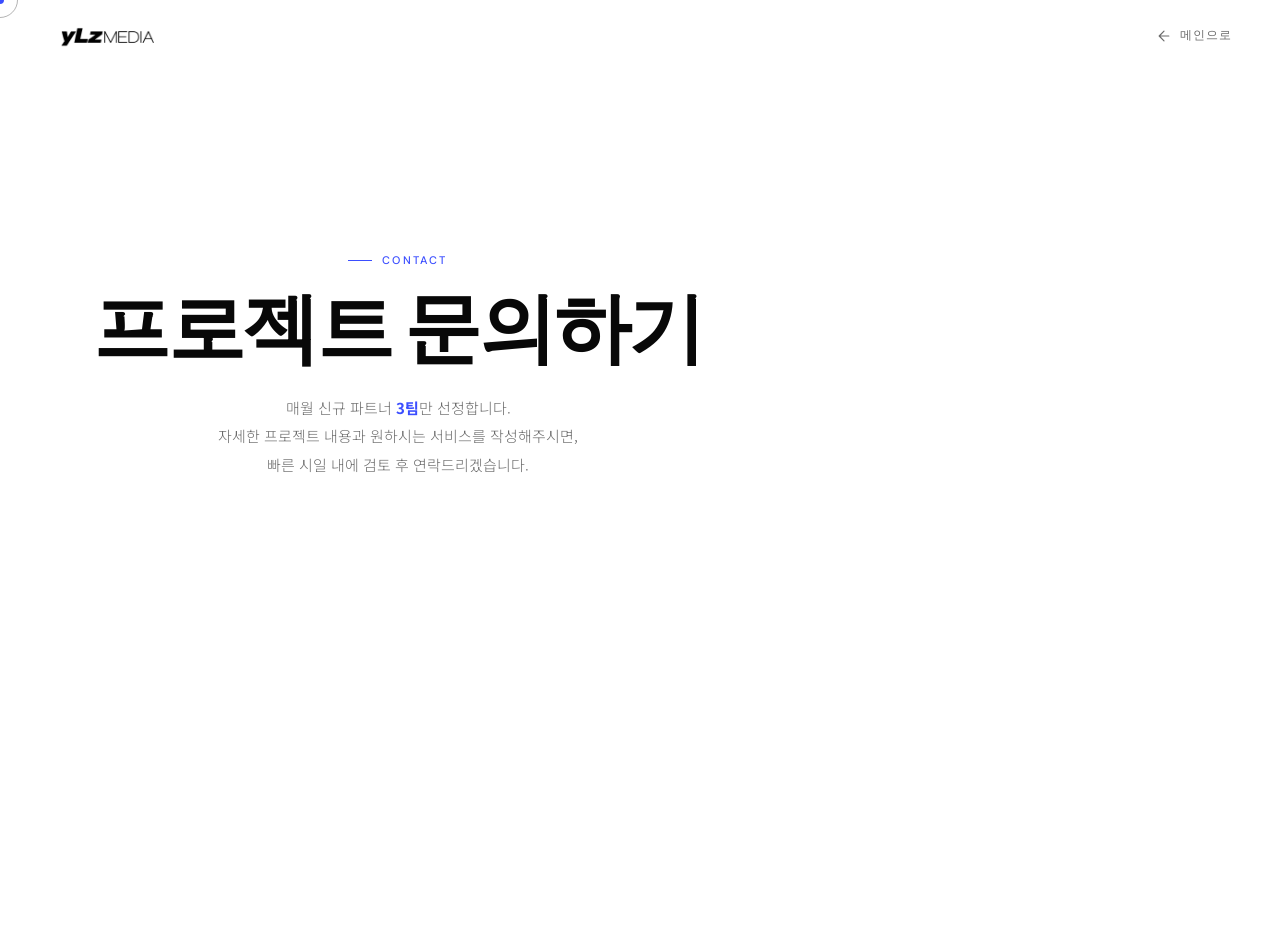
<file: contact.html>
<!DOCTYPE html>
<html lang="ko">

<head>
    <meta charset="UTF-8">
    <meta name="viewport" content="width=device-width, initial-scale=1.0">
    <meta name="description" content="YLZ MEDIA 문의하기 — 전략부터 제작까지 함께합니다.">
    <title>Contact — YLZ MEDIA</title>
    <link rel="preconnect" href="https://fonts.googleapis.com">
    <link rel="preconnect" href="https://fonts.gstatic.com" crossorigin>
    <link
        href="https://fonts.googleapis.com/css2?family=Noto+Sans+KR:wght@300;400;500;700;900&family=DM+Sans:ital,opsz,wght@0,9..40,300;0,9..40,400;0,9..40,500;0,9..40,700;1,9..40,300&display=swap"
        rel="stylesheet">
    <link rel="stylesheet" href="css/style.css?v=20260222">
    <link rel="stylesheet" href="css/contact.css">
</head>

<body class="contact-page">

    <!-- Custom Cursor -->
    <div class="cursor" id="cursor"></div>
    <div class="cursor-follower" id="cursorFollower"></div>

    <!-- Navigation -->
    <nav class="nav" id="nav">
        <div class="nav-inner">
            <a href="index.html" class="nav-logo">
                <img src="images/logo.png" alt="YLZ MEDIA" class="logo-img">
            </a>
            <a href="index.html" class="nav-back">
                <svg width="16" height="16" viewBox="0 0 20 20" fill="none">
                    <path d="M16 10H4M4 10L10 4M4 10L10 16" stroke="currentColor" stroke-width="1.5"
                        stroke-linecap="round" />
                </svg>
                <span>메인으로</span>
            </a>
        </div>
    </nav>

    <!-- Contact Page -->
    <main class="contact-page-main">
        <div class="container">

            <!-- 페이지 헤더 -->
            <div class="cp-header" style="text-align: center; padding-top: 10vh; padding-bottom: 15vh;">
                <span class="section-label reveal-up">Contact</span>
                <h1 class="cp-title reveal-up" data-delay="0.1" style="margin-bottom: 24px;">
                    프로젝트 문의하기
                </h1>
                <p class="cp-sub reveal-up" data-delay="0.2" style="margin-bottom: 48px;">
                    매월 신규 파트너 <em>3팀</em>만 선정합니다.<br>
                    자세한 프로젝트 내용과 원하시는 서비스를 작성해주시면,<br>
                    빠른 시일 내에 검토 후 연락드리겠습니다.
                </p>

                <div class="reveal-up" data-delay="0.3">
                    <a href="https://tally.so/r/wQQgO8" target="_blank" class="btn-primary"
                        style="display: inline-flex; align-items: center; justify-content: center; padding: 18px 48px; border-radius: 100px; font-weight: 500; font-size: 1.1rem; color: #ffffff; background: var(--accent); transition: transform 0.3s ease, background 0.3s ease; text-decoration: none;">
                        <span>온라인 접수 양식 작성하기</span>
                        <svg width="20" height="20" viewBox="0 0 20 20" fill="none" style="margin-left: 8px;">
                            <path d="M4 10H16M16 10L10 4M16 10L10 16" stroke="currentColor" stroke-width="1.5"
                                stroke-linecap="round" />
                        </svg>
                    </a>
                </div>

                <style>
                    .btn-primary:hover {
                        transform: translateY(-2px);
                        opacity: 0.9;
                    }
                </style>
            </div>

        </div>
    </main>

    <script src="js/contact.js"></script>
</body>

</html>
</file>
<file: css/style.css>
/* ============================================
   YLZ MEDIA — Design System
   Dark / Minimalist / Ultramarine
============================================ */

/* ── Variables ── */
:root {
  --black: #ffffff;
  --black-2: #f9f9f9;
  --black-3: #f0f0f0;
  --black-4: #e5e5e5;
  --white: #080808;
  --white-60: rgba(8, 8, 8, 0.6);
  --white-30: rgba(8, 8, 8, 0.3);
  --white-10: rgba(8, 8, 8, 0.08);
  --ultramarine: #3B4EFF;
  --ultra-light: #6070FF;
  --ultra-dark: #2234CC;
  --ultra-glow: rgba(59, 78, 255, 0.25);
  --ultra-10: rgba(59, 78, 255, 0.1);

  --font-en: 'DM Sans', sans-serif;
  --font-ko: 'Noto Sans KR', sans-serif;

  --nav-h: 72px;
  --radius: 4px;
  --transition: 0.6s cubic-bezier(0.16, 1, 0.3, 1);
  --ease: cubic-bezier(0.16, 1, 0.3, 1);
}

/* ── Reset ── */
*,
*::before,
*::after {
  box-sizing: border-box;
  margin: 0;
  padding: 0;
}

html {
  scroll-behavior: smooth;
  font-size: 16px;
}

body {
  background: var(--black);
  color: var(--white);
  font-family: var(--font-ko);
  font-weight: 400;
  line-height: 1.6;
  overflow-x: hidden;
  cursor: none;
}

a {
  color: inherit;
  text-decoration: none;
}

ul {
  list-style: none;
}

img {
  max-width: 100%;
  display: block;
}

button {
  cursor: none;
  border: none;
  background: none;
}

input,
textarea {
  font-family: var(--font-ko);
}

/* ── Custom Cursor ── */
.cursor {
  position: fixed;
  width: 8px;
  height: 8px;
  background: var(--ultramarine);
  border-radius: 50%;
  pointer-events: none;
  z-index: 9999;
  transform: translate(-50%, -50%);
  transition: width 0.2s var(--ease), height 0.2s var(--ease), background 0.2s;
  mix-blend-mode: normal;
}

.cursor-follower {
  position: fixed;
  width: 36px;
  height: 36px;
  border: 1px solid var(--white-30);
  border-radius: 50%;
  pointer-events: none;
  z-index: 9998;
  transform: translate(-50%, -50%);
  transition: transform 0.15s var(--ease), width 0.3s var(--ease), height 0.3s var(--ease), border-color 0.3s;
}

body.cursor-hover .cursor {
  width: 0;
  height: 0;
}

body.cursor-hover .cursor-follower {
  width: 60px;
  height: 60px;
  border-color: var(--ultramarine);
}

/* ── Layout ── */
.container {
  width: 100%;
  max-width: 1280px;
  margin: 0 auto;
  padding: 0 48px;
}

.section {
  padding: 140px 0;
}

/* ── Typography ── */
.section-label {
  display: inline-flex;
  align-items: center;
  gap: 10px;
  font-family: var(--font-en);
  font-size: 11px;
  font-weight: 500;
  letter-spacing: 0.2em;
  text-transform: uppercase;
  color: var(--ultramarine);
  margin-bottom: 24px;
}

.section-label::before {
  content: '';
  display: block;
  width: 24px;
  height: 1px;
  background: var(--ultramarine);
}

.section-title {
  font-family: var(--font-en);
  font-size: clamp(42px, 5vw, 72px);
  font-weight: 700;
  line-height: 1.05;
  letter-spacing: -0.02em;
  color: var(--white);
  margin-bottom: 64px;
}

.section-title em {
  font-style: italic;
  color: var(--ultramarine);
}

/* ── Reveal Animation ── */
.reveal-up {
  opacity: 0;
  transform: translateY(40px);
  transition: opacity 0.8s var(--ease), transform 0.8s var(--ease);
}

.reveal-up.is-visible {
  opacity: 1;
  transform: translateY(0);
}

/* ── Navigation ── */
.nav {
  position: fixed;
  top: 0;
  left: 0;
  right: 0;
  z-index: 1000;
  height: var(--nav-h);
  transition: background 0.4s, backdrop-filter 0.4s, border-bottom 0.4s;
}

.nav.scrolled {
  background: rgba(255, 255, 255, 0.9);
  backdrop-filter: blur(20px);
  -webkit-backdrop-filter: blur(20px);
  border-bottom: 1px solid var(--white-10);
}

.nav-inner {
  height: 100%;
  max-width: 1280px;
  margin: 0 auto;
  padding: 0 48px;
  display: flex;
  align-items: center;
  justify-content: space-between;
}

.nav-logo {
  display: flex;
  align-items: center;
  transition: opacity 0.3s;
}

.nav-logo:hover {
  opacity: 0.7;
}

.logo-img {
  height: 28px;
  width: auto;
  display: block;
  object-fit: contain;
  /* 로고가 흰색일 경우를 위한 필터 — 이미 흰색이면 제거 가능 */
  filter: brightness(0);
}

.footer-logo-img {
  height: 24px;
}

.logo-dot {
  color: var(--ultramarine);
  font-size: 28px;
  line-height: 1;
  margin-top: -4px;
}

.nav-menu {
  display: flex;
  align-items: center;
  gap: 40px;
}

.nav-link {
  font-family: var(--font-en);
  font-size: 13px;
  font-weight: 400;
  letter-spacing: 0.05em;
  color: var(--white-60);
  position: relative;
  transition: color 0.3s;
  overflow: hidden;
}

.nav-link::after {
  content: '';
  position: absolute;
  bottom: -2px;
  left: 0;
  width: 0;
  height: 1px;
  background: var(--ultramarine);
  transition: width 0.3s var(--ease);
}

.nav-link:hover {
  color: var(--white);
}

.nav-link:hover::after {
  width: 100%;
}

.nav-link.active {
  color: var(--white);
}

.nav-link.active::after {
  width: 100%;
}

.nav-cta {
  font-family: var(--font-en);
  font-size: 12px;
  font-weight: 500;
  letter-spacing: 0.1em;
  text-transform: uppercase;
  color: var(--ultramarine);
  border: 1px solid var(--ultramarine);
  padding: 8px 20px;
  border-radius: 2px;
  transition: background 0.3s, color 0.3s;
}

.nav-cta:hover {
  background: var(--ultramarine);
  color: var(--white);
}

.nav-toggle {
  display: none;
  flex-direction: column;
  gap: 6px;
  padding: 4px;
}

.toggle-line {
  display: block;
  width: 28px;
  height: 1.5px;
  background: var(--white);
  transition: transform 0.4s var(--ease), opacity 0.3s;
  transform-origin: center;
}

.nav-toggle.open .toggle-line:first-child {
  transform: translateY(3.75px) rotate(45deg);
}

.nav-toggle.open .toggle-line:last-child {
  transform: translateY(-3.75px) rotate(-45deg);
}

/* ── Hero ── */
.hero {
  position: relative;
  min-height: 100vh;
  display: flex;
  flex-direction: column;
  justify-content: center;
  overflow: hidden;
  padding-top: var(--nav-h);
}

.hero-bg {
  position: absolute;
  inset: 0;
  z-index: 0;
}

.hero-grid {
  position: absolute;
  inset: 0;
  background-image:
    linear-gradient(rgba(0, 0, 0, 0.03) 1px, transparent 1px),
    linear-gradient(90deg, rgba(0, 0, 0, 0.03) 1px, transparent 1px);
  background-size: 80px 80px;
  mask-image: radial-gradient(ellipse 80% 80% at 50% 50%, black 40%, transparent 100%);
}

.hero-glow {
  position: absolute;
  bottom: -20%;
  left: 50%;
  transform: translateX(-50%);
  width: 800px;
  height: 500px;
  background: radial-gradient(ellipse, var(--ultra-glow) 0%, transparent 70%);
  pointer-events: none;
}

.hero-inner {
  position: relative;
  z-index: 1;
  max-width: 1280px;
  margin: 0 auto;
  padding: 0 48px;
  width: 100%;
  padding-top: 80px;
  padding-bottom: 80px;
}

.hero-label {
  display: inline-flex;
  align-items: center;
  gap: 10px;
  font-family: var(--font-en);
  font-size: 11px;
  font-weight: 500;
  letter-spacing: 0.25em;
  color: var(--white-60);
  text-transform: uppercase;
  margin-bottom: 32px;
}

.label-dot {
  width: 6px;
  height: 6px;
  border-radius: 50%;
  background: var(--ultramarine);
  animation: pulse 2s infinite;
}

@keyframes pulse {

  0%,
  100% {
    opacity: 1;
    transform: scale(1);
  }

  50% {
    opacity: 0.5;
    transform: scale(0.7);
  }
}

.hero-title {
  display: flex;
  flex-direction: column;
  gap: 8px;
  margin-bottom: 56px;
}

.hero-line {
  display: flex;
  align-items: baseline;
  gap: 20px;
  overflow: hidden;
}

.word {
  font-family: var(--font-en);
  font-size: clamp(56px, 8vw, 120px);
  font-weight: 700;
  line-height: 1;
  letter-spacing: -0.03em;
  display: block;
}

.word.accent {
  color: var(--ultramarine);
}

.word.outline {
  color: transparent;
  -webkit-text-stroke: 1.5px rgba(0, 0, 0, 0.5);
}

.hero-bottom {
  display: flex;
  align-items: flex-end;
  gap: 64px;
}

.hero-sub {
  font-size: 15px;
  line-height: 1.8;
  color: var(--white-60);
  font-weight: 300;
  max-width: 320px;
}

.btn-primary {
  display: inline-flex;
  align-items: center;
  gap: 12px;
  font-family: var(--font-ko);
  font-size: 14px;
  font-weight: 500;
  color: #ffffff;
  background: var(--ultramarine);
  padding: 16px 32px;
  border-radius: 2px;
  white-space: nowrap;
  transition: background 0.3s, transform 0.3s var(--ease), box-shadow 0.3s;
}

.btn-primary:hover {
  background: var(--ultra-light);
  transform: translateY(-2px);
  box-shadow: 0 16px 40px var(--ultra-glow);
}

.btn-primary svg {
  transition: transform 0.3s var(--ease);
}

.btn-primary:hover svg {
  transform: translateX(4px);
}

.hero-scroll {
  position: absolute;
  left: 48px;
  bottom: 48px;
  display: flex;
  align-items: center;
  gap: 16px;
  z-index: 1;
}

.scroll-line {
  width: 1px;
  height: 56px;
  background: var(--white-10);
  position: relative;
  overflow: hidden;
}

.scroll-dot {
  position: absolute;
  top: -8px;
  left: 50%;
  transform: translateX(-50%);
  width: 3px;
  height: 8px;
  border-radius: 2px;
  background: var(--ultramarine);
  animation: scrollDown 1.8s infinite var(--ease);
}

@keyframes scrollDown {
  0% {
    top: -8px;
    opacity: 1;
  }

  80% {
    top: 56px;
    opacity: 0.3;
  }

  100% {
    top: -8px;
    opacity: 0;
  }
}

.scroll-label {
  font-family: var(--font-en);
  font-size: 10px;
  letter-spacing: 0.2em;
  text-transform: uppercase;
  color: var(--white-30);
  writing-mode: vertical-lr;
  transform: rotate(180deg);
}

.hero-marquee {
  position: absolute;
  bottom: 0;
  left: 0;
  right: 0;
  height: 48px;
  border-top: 1px solid var(--white-10);
  overflow: hidden;
  display: flex;
  align-items: center;
  z-index: 1;
}

.marquee-track {
  display: flex;
  align-items: center;
  gap: 32px;
  animation: marquee 30s linear infinite;
  white-space: nowrap;
}

.marquee-track span {
  font-family: var(--font-en);
  font-size: 11px;
  font-weight: 500;
  letter-spacing: 0.2em;
  text-transform: uppercase;
  color: var(--white-30);
}

.marquee-track .sep {
  color: var(--ultramarine);
}

@keyframes marquee {
  from {
    transform: translateX(0);
  }

  to {
    transform: translateX(-50%);
  }
}

/* ── About ── */
.about {
  background: var(--black);
}

.section-header {
  margin-bottom: 80px;
}

.section-header.center {
  text-align: center;
}

.section-header.center .section-label {
  justify-content: center;
}

.section-header.center .section-label::before {
  display: none;
}

.about-body {
  display: grid;
  grid-template-columns: 1fr 1fr;
  gap: 80px;
  align-items: center;
}

/* Quote block */
.about-quote {
  margin-bottom: 40px;
}

.quote-icon {
  display: block;
  font-family: var(--font-en);
  font-size: 64px;
  line-height: 1;
  color: var(--ultramarine);
  margin-bottom: 16px;
  font-weight: 700;
}

.about-lead {
  font-size: 15px;
  color: var(--white-60);
  font-weight: 300;
  line-height: 1.8;
  margin-bottom: 12px;
}

.about-question {
  font-size: 20px;
  font-weight: 700;
  color: var(--white);
  line-height: 1.5;
}

.about-desc {
  font-size: 15px;
  line-height: 1.9;
  color: var(--white-60);
  font-weight: 300;
}

.about-desc strong {
  color: var(--white);
  font-weight: 600;
}

/* Big text */
.about-big-text {
  display: flex;
  flex-direction: column;
  gap: 0;
}

.big-text-line {
  font-family: var(--font-en);
  font-size: clamp(52px, 6.5vw, 100px);
  font-weight: 900;
  line-height: 1;
  letter-spacing: -0.03em;
}

.big-text-line.white {
  color: var(--white);
}

.big-text-line.blue {
  color: var(--ultramarine);
}

/* Platform Marquee */
.about-platforms {
  display: flex;
  align-items: center;
  justify-content: center;
  overflow: hidden;
}

.platform-marquee-wrap {
  display: flex;
  flex-direction: column;
  gap: 0;
  width: 100%;
  overflow: hidden;
  border: 1px solid var(--white-10);
  border-radius: 12px;
  padding: 8px 0;
  background: var(--black-3);
}

.platform-marquee-row {
  overflow: hidden;
  padding: 12px 0;
  border-bottom: 1px solid var(--white-10);
}

.platform-marquee-row:last-child {
  border-bottom: none;
}

.platform-marquee-track {
  display: flex;
  align-items: center;
  gap: 24px;
  white-space: nowrap;
  animation: platformForward 20s linear infinite;
}

.platform-marquee-track.reverse {
  animation: platformReverse 24s linear infinite;
}

.platform-marquee-track.slow {
  animation: platformForward 32s linear infinite;
}

.platform-marquee-track span {
  font-family: var(--font-en);
  font-size: clamp(22px, 3vw, 36px);
  font-weight: 800;
  letter-spacing: 0.05em;
  color: var(--white);
  text-transform: uppercase;
  transition: color 0.3s;
}

.platform-marquee-track span:not(.psep):hover {
  color: var(--ultramarine);
}

.platform-marquee-track .psep {
  color: var(--ultramarine);
  font-size: 18px;
  font-weight: 400;
}

@keyframes platformForward {
  from {
    transform: translateX(0);
  }

  to {
    transform: translateX(-50%);
  }
}

@keyframes platformReverse {
  from {
    transform: translateX(-50%);
  }

  to {
    transform: translateX(0);
  }
}

/* ── Problem ── */
.problem {
  background: var(--black-2);
}

.problem-body {
  display: grid;
  grid-template-columns: 1fr 1fr;
  gap: 80px;
  align-items: center;
}

.problem-stat {
  margin-bottom: 32px;
}

.stat-number {
  font-family: var(--font-en);
  font-size: clamp(96px, 12vw, 160px);
  font-weight: 900;
  color: var(--white);
  line-height: 1;
  letter-spacing: -0.04em;
  display: block;
}

.stat-pct {
  font-size: clamp(56px, 7vw, 96px);
  color: var(--ultramarine);
}

.problem-stat-desc {
  font-size: 15px;
  line-height: 1.8;
  color: var(--white-60);
  font-weight: 300;
}

.problem-cards {
  display: flex;
  flex-direction: column;
  gap: 12px;
}

.problem-card {
  border: 1px solid var(--ultramarine);
  border-radius: var(--radius);
  background: var(--ultra-10);
  padding: 24px 28px;
  transition: background 0.3s, transform 0.3s var(--ease);
}

.problem-card:hover {
  background: rgba(59, 78, 255, 0.18);
  transform: translateX(6px);
}

.problem-card-inner {
  display: flex;
  flex-direction: column;
  gap: 6px;
}

.problem-card-inner strong {
  font-size: 16px;
  font-weight: 700;
  color: var(--white);
}

.problem-card-inner span {
  font-size: 13px;
  color: var(--white-60);
  font-weight: 300;
}

.accent-text {
  color: var(--ultramarine);
  font-weight: 700;
}

/* ── Solution ── */
.solution {
  background: var(--black-2);
}

.solution-steps {
  display: flex;
  flex-direction: column;
  gap: 0;
}

.solution-step {
  display: grid;
  grid-template-columns: 80px 1fr 48px;
  align-items: center;
  gap: 40px;
  padding: 48px 0;
  border-bottom: 1px solid var(--white-10);
  position: relative;
  transition: background 0.4s;
}

.solution-step:first-child {
  border-top: 1px solid var(--white-10);
}

.solution-step::before {
  content: '';
  position: absolute;
  inset: 0;
  background: var(--ultra-10);
  opacity: 0;
  transition: opacity 0.4s;
  pointer-events: none;
  border-radius: var(--radius);
}

.solution-step:hover::before {
  opacity: 1;
}

.step-number {
  font-family: var(--font-en);
  font-size: 13px;
  font-weight: 500;
  letter-spacing: 0.1em;
  color: var(--ultramarine);
}

.step-content h3 {
  font-size: 22px;
  font-weight: 700;
  color: var(--white);
  margin-bottom: 8px;
  transition: color 0.3s;
}

.solution-step:hover .step-content h3 {
  color: var(--ultra-light);
}

.step-content p {
  font-size: 14px;
  color: var(--white-60);
  font-weight: 300;
  line-height: 1.7;
}

.step-arrow {
  display: flex;
  justify-content: center;
  color: var(--white-30);
  transition: color 0.3s, transform 0.3s;
}

.step-arrow.last {
  opacity: 0;
}

.solution-step:hover .step-arrow {
  color: var(--ultramarine);
  transform: translateX(4px);
}

/* ── Performance ── */
.performance {
  background: var(--black-3);
  position: relative;
  overflow: hidden;
}

.performance::before {
  content: '';
  position: absolute;
  top: 50%;
  left: 50%;
  transform: translate(-50%, -50%);
  width: 800px;
  height: 400px;
  background: radial-gradient(ellipse, rgba(59, 78, 255, 0.08) 0%, transparent 70%);
  pointer-events: none;
}

.performance-grid {
  display: grid;
  grid-template-columns: repeat(2, 1fr);
  gap: 1px;
  background: var(--white-10);
  border: 1px solid var(--white-10);
}

.perf-item {
  background: var(--black-3);
  padding: 56px 48px;
  position: relative;
  transition: background 0.3s;
}

.perf-item:hover {
  background: var(--black-4);
}

.perf-number {
  display: flex;
  align-items: flex-end;
  gap: 2px;
  margin-bottom: 12px;
}

.perf-prefix {
  font-family: var(--font-en);
  font-size: clamp(40px, 5vw, 72px);
  font-weight: 700;
  color: var(--ultramarine);
  line-height: 1;
  padding-bottom: 6px;
}

.count {
  font-family: var(--font-en);
  font-size: clamp(48px, 6vw, 88px);
  font-weight: 700;
  color: var(--white);
  line-height: 1;
  letter-spacing: -0.03em;
}

.perf-unit {
  font-family: var(--font-en);
  font-size: clamp(28px, 3.5vw, 48px);
  font-weight: 700;
  color: var(--ultramarine);
  line-height: 1;
  padding-bottom: 6px;
}

.perf-label {
  font-size: 16px;
  font-weight: 700;
  color: var(--white);
  margin-bottom: 12px;
}

.perf-desc {
  font-size: 13px;
  color: var(--white-60);
  font-weight: 300;
  line-height: 1.8;
}

/* ── Services ── */
.services {
  background: var(--black);
}

.services-list {
  display: flex;
  flex-direction: column;
}

.service-item {
  display: grid;
  grid-template-columns: 60px 1fr auto;
  align-items: center;
  gap: 48px;
  padding: 40px 0;
  border-bottom: 1px solid var(--white-10);
  position: relative;
  overflow: hidden;
  cursor: none;
}

.service-item:first-child {
  border-top: 1px solid var(--white-10);
}

.service-item::before {
  content: '';
  position: absolute;
  left: -100%;
  top: 0;
  width: 100%;
  height: 100%;
  background: linear-gradient(90deg, transparent, var(--ultra-10));
  transition: left 0.5s var(--ease);
}

.service-item:hover::before {
  left: 0;
}

.service-num {
  font-family: var(--font-en);
  font-size: 12px;
  font-weight: 500;
  letter-spacing: 0.1em;
  color: var(--white-30);
  transition: color 0.3s;
}

.service-item:hover .service-num {
  color: var(--ultramarine);
}

.service-info h3 {
  font-size: 20px;
  font-weight: 700;
  color: var(--white);
  margin-bottom: 8px;
  transition: color 0.3s;
}

.service-item:hover .service-info h3 {
  color: var(--ultra-light);
}

.service-info p {
  font-size: 13px;
  color: var(--white-60);
  font-weight: 300;
  line-height: 1.7;
}

.service-subtags {
  display: flex;
  gap: 8px;
  margin-top: 14px;
  flex-wrap: wrap;
}

.service-subtags span {
  font-family: var(--font-en);
  font-size: 11px;
  font-weight: 500;
  letter-spacing: 0.08em;
  color: var(--ultramarine);
  border: 1px solid var(--ultramarine);
  padding: 4px 12px;
  border-radius: 20px;
  transition: background 0.3s, color 0.3s;
}

.service-item:hover .service-subtags span {
  background: var(--ultramarine);
  color: var(--white);
}

.service-tag {
  font-family: var(--font-en);
  font-size: 11px;
  font-weight: 500;
  letter-spacing: 0.1em;
  text-transform: uppercase;
  color: var(--white-30);
  border: 1px solid var(--white-10);
  padding: 6px 14px;
  border-radius: 2px;
  white-space: nowrap;
  transition: color 0.3s, border-color 0.3s;
}

.service-item:hover .service-tag {
  color: var(--ultramarine);
  border-color: var(--ultramarine);
}

/* ── Portfolio ── */
.portfolio {
  background: var(--black-2);
}

/* 포트폴리오 섹션 수정 - 행별 분리 */
.portfolio-rows {
  display: flex;
  flex-direction: column;
  gap: 80px;
}

.portfolio-category {
  display: flex;
  flex-direction: column;
  gap: 24px;
}

.category-header {
  display: flex;
  justify-content: space-between;
  align-items: center;
  margin-bottom: 24px;
}

.category-title {
  font-family: var(--font-en);
  font-size: 32px;
  font-weight: 800;
  color: var(--white);
  letter-spacing: -0.04em;
}

.category-arrow {
  font-size: 24px;
  color: var(--white);
  font-weight: 700;
  cursor: pointer;
  transition: transform 0.3s var(--ease);
}

.portfolio-category:hover .category-arrow {
  transform: translateX(5px);
}

.category-grid {
  display: grid;
  grid-template-columns: repeat(3, 1fr);
  gap: 32px;
}

@media (max-width: 1024px) {
  .category-grid {
    grid-template-columns: repeat(2, 1fr);
    gap: 24px;
  }
}

@media (max-width: 640px) {
  .category-grid {
    grid-template-columns: 1fr;
    gap: 24px;
  }
}

.portfolio-item {
  display: flex;
  flex-direction: column;
  overflow: hidden;
  position: relative;
  cursor: none;
  transition: opacity 0.4s, transform 0.4s var(--ease);
}

.portfolio-link {
  text-decoration: none;
  display: flex;
  flex-direction: column;
  height: 100%;
  border-radius: var(--radius);
  overflow: hidden;
  background: var(--black-4);
  color: inherit;
}

/* 썸네일 영역 */
.portfolio-thumb {
  position: relative;
  overflow: hidden;
  aspect-ratio: 16/10;
  background: var(--black-4);
}

.portfolio-thumb img {
  width: 100%;
  height: 100%;
  object-fit: cover;
  display: block;
  transition: transform 0.7s var(--ease);
}

.portfolio-item:hover .portfolio-thumb img {
  transform: scale(1.06);
}

/* 썸네일 없을 때 플레이스홀더 */
.portfolio-placeholder {
  width: 100%;
  height: 100%;
  background: var(--black-4);
  display: flex;
  align-items: center;
  justify-content: center;
  transition: background 0.4s;
}

.portfolio-item:hover .portfolio-placeholder {
  background: var(--black-3);
}

.placeholder-icon {
  font-size: 36px;
  color: var(--white-10);
  transition: color 0.4s, transform 0.4s var(--ease);
}

.portfolio-item:hover .placeholder-icon {
  color: var(--ultramarine);
  transform: scale(1.15);
}

/* 호버 오버레이 */
.portfolio-hover {
  position: absolute;
  inset: 0;
  background: rgba(8, 8, 8, 0.88);
  backdrop-filter: blur(4px);
  -webkit-backdrop-filter: blur(4px);
  display: flex;
  flex-direction: column;
  align-items: center;
  justify-content: center;
  gap: 12px;
  opacity: 0;
  transition: opacity 0.4s var(--ease);
  padding: 24px;
}

.portfolio-item:hover .portfolio-hover {
  opacity: 1;
}

/* 성과 수치 */
.hover-stat {
  display: flex;
  flex-direction: column;
  align-items: center;
  gap: 4px;
}

.stat-label {
  font-family: var(--font-en);
  font-size: 10px;
  font-weight: 500;
  letter-spacing: 0.2em;
  text-transform: uppercase;
  color: var(--ultramarine);
}

.stat-value {
  font-family: var(--font-en);
  font-size: clamp(28px, 4vw, 44px);
  font-weight: 700;
  color: var(--white);
  letter-spacing: -0.02em;
  line-height: 1;
}

.hover-divider {
  width: 32px;
  height: 1px;
  background: var(--white-30);
}

.hover-platform {
  font-family: var(--font-en);
  font-size: 11px;
  font-weight: 500;
  letter-spacing: 0.15em;
  text-transform: uppercase;
  color: var(--white-60);
}

.hover-cta {
  font-family: var(--font-ko);
  font-size: 12px;
  font-weight: 400;
  color: var(--ultramarine);
  border: 1px solid var(--ultramarine);
  padding: 7px 18px;
  border-radius: 2px;
  margin-top: 4px;
  transition: background 0.3s, color 0.3s;
}

.portfolio-link:hover .hover-cta {
  background: var(--ultramarine);
  color: var(--white);
}

/* 카드 하단 정보 */
.portfolio-info {
  padding: 20px 24px;
  background: var(--black-3);
  border-top: 1px solid var(--white-10);
  display: flex;
  flex-direction: column;
  gap: 4px;
  transition: background 0.3s;
}

.portfolio-item:hover .portfolio-info {
  background: var(--black-4);
}

.portfolio-cat-tag {
  font-family: var(--font-en);
  font-size: 10px;
  font-weight: 500;
  letter-spacing: 0.18em;
  text-transform: uppercase;
  color: var(--ultramarine);
  margin-bottom: 4px;
}

.portfolio-client {
  font-size: 18px;
  font-weight: 700;
  color: var(--white);
  line-height: 1.2;
  transition: color 0.3s;
}

.portfolio-item:hover .portfolio-client {
  color: var(--ultra-light);
}

.portfolio-project {
  font-size: 12px;
  color: var(--white-60);
  font-weight: 300;
}

/* 소개서 CTA */
.portfolio-cta {
  margin-top: 48px;
  display: flex;
  align-items: center;
  gap: 24px;
}

.portfolio-cta p {
  font-size: 14px;
  color: var(--white-60);
  font-weight: 300;
}

.btn-outline {
  display: inline-flex;
  align-items: center;
  gap: 10px;
  font-family: var(--font-ko);
  font-size: 13px;
  font-weight: 500;
  color: var(--white);
  border: 1px solid var(--white-30);
  padding: 12px 24px;
  border-radius: 2px;
  white-space: nowrap;
  transition: border-color 0.3s, color 0.3s, background 0.3s;
}

.btn-outline:hover {
  border-color: var(--ultramarine);
  color: var(--ultramarine);
}

/* ══════════════════════════════
   ── Contact ──
══════════════════════════════ */
.contact {
  background: var(--black);
  padding: 120px 0 140px;
  position: relative;
  overflow: hidden;
}

/* 2-컬럼 그리드 */
.contact-inner {
  display: grid;
  grid-template-columns: 1fr 1fr;
  align-items: center;
  gap: 80px;
}

/* ── 좌측 ── */
.contact-left {
  display: flex;
  flex-direction: column;
  align-items: flex-start;
}

/* 레이블 */
.contact-label {
  font-family: var(--font-en);
  font-size: 13px;
  font-weight: 600;
  color: var(--white);
  letter-spacing: 0.05em;
  margin-bottom: 28px;
}

/* 메인 타이틀 */
.contact-title {
  font-family: var(--font-ko);
  font-size: clamp(40px, 5vw, 72px);
  font-weight: 800;
  line-height: 1.2;
  letter-spacing: -0.03em;
  color: var(--white);
  margin-bottom: 48px;
}

.contact-title em {
  font-style: normal;
  color: var(--ultramarine);
}

/* 버튼 2개 */
.contact-btns {
  display: flex;
  align-items: center;
  gap: 12px;
  margin-bottom: 24px;
  flex-wrap: wrap;
}

.btn-kakao,
.btn-online {
  display: inline-flex;
  align-items: center;
  gap: 10px;
  font-family: var(--font-ko);
  font-size: 15px;
  font-weight: 600;
  padding: 15px 26px;
  border-radius: 10px;
  border: 1.5px solid rgba(0, 0, 0, 0.2);
  background: #1c1c1c;
  color: #ffffff;
  text-decoration: none;
  white-space: nowrap;
  transition: background 0.22s, border-color 0.22s, transform 0.22s var(--ease), box-shadow 0.22s;
  letter-spacing: -0.01em;
}

.btn-kakao:hover,
.btn-online:hover {
  background: #272727;
  border-color: rgba(255, 255, 255, 0.4);
  transform: translateY(-2px);
  box-shadow: 0 8px 28px rgba(0, 0, 0, 0.5);
}

/* 안내 문구 */
.contact-notice {
  font-size: 13px;
  color: rgba(255, 255, 255, 0.38);
  font-weight: 400;
  line-height: 1.9;
  margin-bottom: 16px;
}

/* 지금 문의하기 링크 버튼 */
.contact-cta {
  display: inline-flex;
  align-items: center;
  font-family: var(--font-ko);
  font-size: 14px;
  font-weight: 600;
  color: var(--white);
  text-decoration: none;
  border-bottom: 1px solid rgba(255, 255, 255, 0.3);
  padding-bottom: 2px;
  transition: color 0.2s, border-color 0.2s;
  letter-spacing: -0.01em;
}

.contact-cta:hover {
  color: var(--ultramarine);
  border-color: var(--ultramarine);
}

/* ══════════════════════════════
   ── 우측: 폰 목업 ──
══════════════════════════════ */
.contact-right {
  display: flex;
  justify-content: center;
  align-items: center;
}

/* 폰 외형 */
.phone-mockup {
  width: 280px;
  height: 520px;
  background: #111111;
  border: 2px solid rgba(255, 255, 255, 0.1);
  border-radius: 44px;
  position: relative;
  box-shadow:
    0 0 0 1px rgba(255, 255, 255, 0.04),
    0 40px 80px rgba(0, 0, 0, 0.6),
    inset 0 1px 0 rgba(255, 255, 255, 0.06);
  overflow: hidden;
}

/* 노치 */
.phone-notch {
  width: 90px;
  height: 24px;
  background: #111111;
  border: 2px solid rgba(255, 255, 255, 0.08);
  border-top: none;
  border-radius: 0 0 16px 16px;
  position: absolute;
  top: 0;
  left: 50%;
  transform: translateX(-50%);
  z-index: 10;
}

/* 화면 전체 */
.phone-screen {
  width: 100%;
  height: 100%;
  background: #0f0f0f;
  border-radius: 42px;
  overflow: hidden;
  display: flex;
  flex-direction: column;
  padding-top: 36px;
}

/* 메시지 영역 */
.chat-messages {
  flex: 1;
  padding: 20px 16px 24px;
  display: flex;
  flex-direction: column;
  gap: 14px;
  overflow: hidden;
}

/* 말풍선 행 */
.chat-row {
  display: flex;
  width: 100%;
}

.chat-row.left {
  justify-content: flex-start;
}

.chat-row.right {
  justify-content: flex-end;
}

/* 말풍선 공통 */
.chat-bubble {
  max-width: 78%;
  padding: 10px 14px;
  font-family: var(--font-ko);
  font-size: 12px;
  line-height: 1.55;
  color: rgba(255, 255, 255, 0.9);
  word-break: keep-all;
}

/* 왼쪽 (YLZ) */
.chat-row.left .chat-bubble {
  background: #262626;
  border: 1px solid rgba(255, 255, 255, 0.08);
  border-radius: 4px 14px 14px 14px;
}

/* 오른쪽 (고객) */
.chat-row.right .chat-bubble {
  background: var(--ultramarine);
  border-radius: 14px 4px 14px 14px;
  color: #ffffff;
}

/* ── 반응형 ── */
@media (max-width: 1024px) {
  .contact-inner {
    gap: 56px;
  }

  .contact-title {
    font-size: clamp(36px, 5.5vw, 60px);
  }

  .phone-mockup {
    width: 250px;
    height: 480px;
  }
}

@media (max-width: 768px) {
  .contact {
    padding: 80px 0 100px;
  }

  .contact-inner {
    grid-template-columns: 1fr;
    gap: 60px;
  }

  .contact-right {
    order: -1;
  }

  .phone-mockup {
    width: 240px;
    height: 460px;
  }

  .contact-title {
    font-size: clamp(34px, 8vw, 52px);
    margin-bottom: 36px;
  }

  .btn-kakao,
  .btn-online {
    padding: 13px 22px;
    font-size: 14px;
  }
}

@media (max-width: 480px) {
  .contact-btns {
    flex-direction: column;
    align-items: stretch;
  }

  .btn-kakao,
  .btn-online {
    justify-content: center;
  }

  .contact-title {
    font-size: clamp(30px, 9vw, 44px);
  }
}

/* ── Footer ── */
.footer {
  background: var(--black-2);
  border-top: 1px solid var(--white-10);
  padding: 48px 0;
}

.footer-inner {
  display: flex;
  align-items: center;
  justify-content: space-between;
}

.footer-logo {
  display: flex;
  align-items: center;
  gap: 4px;
}

.footer-logo .logo-img {
  height: 22px;
}

.footer-tagline {
  font-family: var(--font-en);
  font-size: 10px;
  font-weight: 400;
  letter-spacing: 0.2em;
  color: var(--white-30);
  margin-left: 12px;
  padding-left: 12px;
  border-left: 1px solid var(--white-10);
  text-transform: uppercase;
}

.footer-copy {
  font-family: var(--font-en);
  font-size: 12px;
  color: var(--white-30);
  font-weight: 300;
}

/* ── Scroll Top ── */
.scroll-top {
  position: fixed;
  bottom: 40px;
  right: 40px;
  width: 48px;
  height: 48px;
  background: var(--black-3);
  border: 1px solid var(--white-10);
  border-radius: 50%;
  color: var(--white-60);
  display: flex;
  align-items: center;
  justify-content: center;
  z-index: 100;
  opacity: 0;
  transform: translateY(16px);
  transition: opacity 0.4s, transform 0.4s var(--ease), background 0.3s, border-color 0.3s, color 0.3s;
  cursor: none;
}

.scroll-top.visible {
  opacity: 1;
  transform: translateY(0);
}

.scroll-top:hover {
  background: var(--ultramarine);
  border-color: var(--ultramarine);
  color: var(--white);
}

/* ── Text Split Animation ── */
.char {
  display: inline-block;
  overflow: hidden;
  line-height: 1;
}

.char-inner {
  display: inline-block;
  transform: translateY(100%);
  transition: transform var(--transition);
}

.is-visible .char-inner {
  transform: translateY(0);
}

/* ── Responsive ── */
@media (max-width: 1024px) {
  .container {
    padding: 0 32px;
  }

  .nav-inner {
    padding: 0 32px;
  }

  .hero-inner {
    padding: 60px 32px;
  }

  .hero-scroll {
    left: 32px;
  }

  .section {
    padding: 100px 0;
  }

  .about-body {
    gap: 48px;
  }

  .problem-body {
    gap: 48px;
  }

  .contact-grid {
    gap: 64px;
  }

  .performance-grid {
    grid-template-columns: repeat(2, 1fr);
  }
}

@media (max-width: 768px) {
  .container {
    padding: 0 24px;
  }

  .nav-inner {
    padding: 0 24px;
  }

  .hero-inner {
    padding: 40px 24px;
  }

  .hero-scroll {
    display: none;
  }

  .section {
    padding: 80px 0;
  }

  .nav-menu {
    position: fixed;
    top: var(--nav-h);
    left: 0;
    right: 0;
    bottom: 0;
    background: rgba(8, 8, 8, 0.97);
    backdrop-filter: blur(20px);
    flex-direction: column;
    justify-content: center;
    gap: 32px;
    transform: translateX(100%);
    transition: transform 0.5s var(--ease);
    border-top: 1px solid var(--white-10);
  }

  .nav-menu.open {
    transform: translateX(0);
  }

  .nav-link {
    font-size: 28px;
    font-weight: 500;
    color: var(--white-60);
  }

  .nav-cta {
    font-size: 14px;
    padding: 12px 28px;
  }

  .nav-toggle {
    display: flex;
  }

  .hero-bottom {
    flex-direction: column;
    align-items: flex-start;
    gap: 32px;
  }

  .word {
    font-size: clamp(40px, 12vw, 72px);
  }

  .about-body {
    grid-template-columns: 1fr;
  }

  .about-platforms {
    margin-top: 16px;
  }

  .platform-marquee-track span {
    font-size: 20px;
  }

  .problem-body {
    grid-template-columns: 1fr;
    gap: 48px;
  }

  .performance-grid {
    grid-template-columns: 1fr;
  }

  .perf-item {
    padding: 40px 28px;
  }

  .portfolio-grid {
    grid-template-columns: 1fr;
  }

  .portfolio-thumb {
    aspect-ratio: 16/9;
  }

  .contact-inner {
    grid-template-columns: 1fr;
    gap: 56px;
  }

  .contact-cta-box {
    padding: 36px 28px;
  }

  .service-item {
    grid-template-columns: 48px 1fr;
    gap: 24px;
  }

  .service-tag {
    display: none;
  }

  .footer-inner {
    flex-direction: column;
    gap: 20px;
    text-align: center;
  }

  .footer-tagline {
    display: none;
  }

  .solution-step {
    grid-template-columns: 60px 1fr;
  }

  .step-arrow {
    display: none;
  }

  .cursor,
  .cursor-follower {
    display: none;
  }

  body {
    cursor: auto;
  }

  button {
    cursor: pointer;
  }
}

@media (max-width: 480px) {
  .portfolio-grid {
    grid-template-columns: 1fr;
  }

  .portfolio-info {
    padding: 16px 18px;
  }

  .stat-value {
    font-size: 28px;
  }

  .section-title {
    font-size: clamp(32px, 10vw, 48px);
  }

  .scroll-top {
    bottom: 24px;
    right: 24px;
    width: 40px;
    height: 40px;
  }
}
</file>
<file: css/contact.css>
/* ============================================
   YLZ MEDIA — Contact Page
============================================ */

.contact-page {
  background: var(--black);
}

/* 뒤로가기 버튼 */
.nav-back {
  display: inline-flex;
  align-items: center;
  gap: 8px;
  font-family: var(--font-en);
  font-size: 12px;
  font-weight: 400;
  letter-spacing: 0.08em;
  color: var(--white-60);
  transition: color 0.3s;
}
.nav-back:hover { color: var(--white); }

/* 페이지 메인 */
.contact-page-main {
  padding-top: calc(var(--nav-h) + 80px);
  padding-bottom: 120px;
}

/* 페이지 헤더 */
.cp-header {
  max-width: 700px;
  margin-bottom: 80px;
}
.cp-header .section-label { margin-bottom: 20px; }
.cp-title {
  font-family: var(--font-en);
  font-size: clamp(48px, 6vw, 80px);
  font-weight: 700;
  line-height: 1.05;
  letter-spacing: -0.03em;
  color: var(--white);
  margin-bottom: 24px;
}
.cp-sub {
  font-size: 15px;
  color: var(--white-60);
  font-weight: 300;
  line-height: 1.9;
}
.cp-sub em {
  color: var(--ultramarine);
  font-style: normal;
  font-weight: 700;
}

/* 폼 전체 */
.cp-form {
  max-width: 860px;
}

/* 섹션 공통 */
.cp-section {
  padding: 56px 0;
  border-top: 1px solid var(--white-10);
}
.cp-section:last-of-type {
  border-bottom: 1px solid var(--white-10);
}
.cp-section-header {
  display: flex;
  align-items: center;
  gap: 20px;
  margin-bottom: 40px;
}
.cp-step-num {
  font-family: var(--font-en);
  font-size: 11px;
  font-weight: 500;
  letter-spacing: 0.15em;
  color: var(--ultramarine);
  border: 1px solid var(--ultramarine);
  padding: 4px 10px;
  border-radius: 2px;
  white-space: nowrap;
}
.cp-section-title {
  font-family: var(--font-ko);
  font-size: 20px;
  font-weight: 700;
  color: var(--white);
}

/* 폼 필드 */
.form-grid-2 {
  display: grid;
  grid-template-columns: 1fr 1fr;
  gap: 0 40px;
}
.form-field {
  position: relative;
  padding-top: 24px;
  margin-bottom: 12px;
}
.form-field input,
.form-field textarea {
  width: 100%;
  background: transparent;
  border: none;
  border-bottom: 1px solid var(--white-10);
  color: var(--white);
  font-size: 15px;
  font-weight: 300;
  padding: 12px 0;
  outline: none;
  transition: border-color 0.3s;
  resize: none;
  font-family: var(--font-ko);
}
.form-field input:focus,
.form-field textarea:focus { border-color: var(--ultramarine); }
.form-field label {
  position: absolute;
  top: 36px;
  left: 0;
  font-size: 14px;
  color: var(--white-30);
  font-weight: 300;
  pointer-events: none;
  transition: top 0.3s var(--ease), font-size 0.3s, color 0.3s;
}
.form-field input:focus ~ label,
.form-field input:not(:placeholder-shown) ~ label,
.form-field textarea:focus ~ label,
.form-field textarea:not(:placeholder-shown) ~ label {
  top: 0;
  font-size: 11px;
  color: var(--ultramarine);
  letter-spacing: 0.08em;
}
.form-field input::placeholder,
.form-field textarea::placeholder { color: transparent; }
.form-line {
  position: absolute;
  bottom: 0; left: 0;
  width: 0; height: 1px;
  background: var(--ultramarine);
  transition: width 0.4s var(--ease);
}
.form-field input:focus ~ .form-line,
.form-field textarea:focus ~ .form-line { width: 100%; }

.req { color: var(--ultramarine); font-size: 12px; }
.opt { color: var(--white-30); font-size: 11px; font-weight: 300; }
.form-sub-label {
  font-size: 13px;
  color: var(--white-60);
  font-weight: 400;
  margin-bottom: 16px;
}

/* 서비스 선택 카드 */
.service-select-grid {
  display: grid;
  grid-template-columns: repeat(5, 1fr);
  gap: 8px;
}
.service-select-card { cursor: none; display: block; }
.service-select-card input[type="checkbox"] { display: none; }
.service-card-inner {
  display: flex;
  flex-direction: column;
  gap: 6px;
  padding: 24px 16px;
  border: 1px solid var(--white-10);
  border-radius: var(--radius);
  background: var(--black-3);
  transition: border-color 0.3s, background 0.3s, transform 0.3s var(--ease);
  cursor: none;
}
.service-select-card:hover .service-card-inner {
  border-color: var(--white-30);
  background: var(--black-4);
  transform: translateY(-2px);
}
.service-select-card input:checked + .service-card-inner {
  border-color: var(--ultramarine);
  background: var(--ultra-10);
}
.service-card-num {
  font-family: var(--font-en);
  font-size: 11px;
  font-weight: 500;
  letter-spacing: 0.1em;
  color: var(--white-30);
}
.service-select-card input:checked + .service-card-inner .service-card-num {
  color: var(--ultramarine);
}
.service-card-name {
  font-size: 13px;
  font-weight: 700;
  color: var(--white);
  line-height: 1.3;
}
.service-card-desc {
  font-size: 11px;
  color: var(--white-60);
  font-weight: 300;
}

/* 예산 버튼 */
.budget-btn-group {
  display: flex;
  gap: 8px;
  flex-wrap: wrap;
}
.budget-btn {
  font-family: var(--font-ko);
  font-size: 13px;
  font-weight: 400;
  color: var(--white-60);
  border: 1px solid var(--white-10);
  background: var(--black-3);
  padding: 12px 24px;
  border-radius: 2px;
  cursor: none;
  transition: border-color 0.3s, color 0.3s, background 0.3s;
  white-space: nowrap;
}
.budget-btn:hover { border-color: var(--white-30); color: var(--white); }
.budget-btn.active {
  border-color: var(--ultramarine);
  color: var(--white);
  background: var(--ultra-10);
}

/* 유입경로 버튼 */
.source-btn-group {
  display: flex;
  gap: 8px;
  flex-wrap: wrap;
}
.source-btn {
  font-family: var(--font-ko);
  font-size: 13px;
  font-weight: 400;
  color: var(--white-60);
  border: 1px solid var(--white-10);
  background: var(--black-3);
  padding: 10px 20px;
  border-radius: 20px;
  cursor: none;
  transition: border-color 0.3s, color 0.3s, background 0.3s;
}
.source-btn:hover { border-color: var(--white-30); color: var(--white); }
.source-btn.active {
  border-color: var(--ultramarine);
  color: var(--white);
  background: var(--ultra-10);
}

/* 미팅 여부 버튼 */
.form-notice {
  font-size: 13px;
  color: var(--white-60);
  font-weight: 300;
  line-height: 1.8;
  margin-bottom: 24px;
  padding: 16px 20px;
  border-left: 2px solid var(--ultramarine);
  background: var(--ultra-10);
  border-radius: 0 var(--radius) var(--radius) 0;
}
.meeting-btn-group { display: flex; gap: 12px; }
.meeting-btn {
  font-family: var(--font-ko);
  font-size: 14px;
  font-weight: 500;
  color: var(--white-60);
  border: 1px solid var(--white-10);
  background: var(--black-3);
  padding: 16px 40px;
  border-radius: 2px;
  cursor: none;
  transition: border-color 0.3s, color 0.3s, background 0.3s;
}
.meeting-btn:hover { border-color: var(--white-30); color: var(--white); }
.meeting-btn.active {
  border-color: var(--ultramarine);
  color: var(--white);
  background: var(--ultra-10);
}

/* 개인정보 + 제출 */
.cp-submit-area {
  padding: 48px 0;
  display: flex;
  flex-direction: column;
  gap: 32px;
}
.privacy-check {
  display: flex;
  align-items: center;
  gap: 14px;
  cursor: none;
}
.privacy-check input[type="checkbox"] { display: none; }
.privacy-box {
  width: 20px; height: 20px;
  border: 1px solid var(--white-30);
  border-radius: 2px;
  flex-shrink: 0;
  display: flex;
  align-items: center;
  justify-content: center;
  transition: border-color 0.3s, background 0.3s;
}
.privacy-check input:checked + .privacy-box {
  background: var(--ultramarine);
  border-color: var(--ultramarine);
}
.privacy-check input:checked + .privacy-box::after {
  content: '✓';
  font-size: 12px;
  color: var(--white);
  font-weight: 700;
}
.privacy-text {
  font-size: 14px;
  color: var(--white-60);
  font-weight: 300;
}

.btn-submit {
  display: inline-flex;
  align-items: center;
  justify-content: space-between;
  gap: 16px;
  padding: 20px 40px;
  background: var(--ultramarine);
  color: var(--white);
  font-family: var(--font-ko);
  font-size: 15px;
  font-weight: 500;
  border-radius: 2px;
  border: none;
  cursor: none;
  transition: background 0.3s, transform 0.3s var(--ease), box-shadow 0.3s;
  width: 100%;
}
.btn-submit:hover {
  background: var(--ultra-light);
  transform: translateY(-2px);
  box-shadow: 0 16px 40px var(--ultra-glow);
}
.btn-submit svg { transition: transform 0.3s var(--ease); }
.btn-submit:hover svg { transform: translateX(4px); }

/* 완료 메시지 */
.cp-success {
  display: none;
  text-align: center;
  padding: 80px 40px;
  border: 1px solid var(--ultramarine);
  border-radius: 8px;
  background: var(--ultra-10);
}
.cp-success.show { display: block; }
.cp-success-icon {
  font-size: 48px;
  margin-bottom: 24px;
  display: block;
}
.cp-success h3 {
  font-size: 28px;
  font-weight: 700;
  color: var(--white);
  margin-bottom: 16px;
}
.cp-success p {
  font-size: 15px;
  color: var(--white-60);
  line-height: 1.8;
  margin-bottom: 32px;
}
.cp-success a {
  display: inline-flex;
  align-items: center;
  gap: 8px;
  font-size: 14px;
  color: var(--ultramarine);
  border-bottom: 1px solid var(--ultramarine);
  padding-bottom: 2px;
  transition: opacity 0.3s;
}
.cp-success a:hover { opacity: 0.7; }

/* 반응형 */
@media (max-width: 768px) {
  .contact-page-main { padding-top: calc(var(--nav-h) + 48px); padding-bottom: 80px; }
  .cp-title { font-size: clamp(36px, 10vw, 56px); }
  .form-grid-2 { grid-template-columns: 1fr; gap: 0; }
  .service-select-grid { grid-template-columns: repeat(2, 1fr); }
  .budget-btn { padding: 10px 16px; font-size: 12px; }
  .meeting-btn { padding: 14px 24px; }
  .cp-section { padding: 40px 0; }
  .service-select-card { cursor: pointer; }
  .budget-btn, .source-btn, .meeting-btn { cursor: pointer; }
  .privacy-check { cursor: pointer; }
  .btn-submit { cursor: pointer; }
}

@media (max-width: 480px) {
  .service-select-grid { grid-template-columns: 1fr 1fr; }
  .cp-header { margin-bottom: 48px; }
}
</file>
